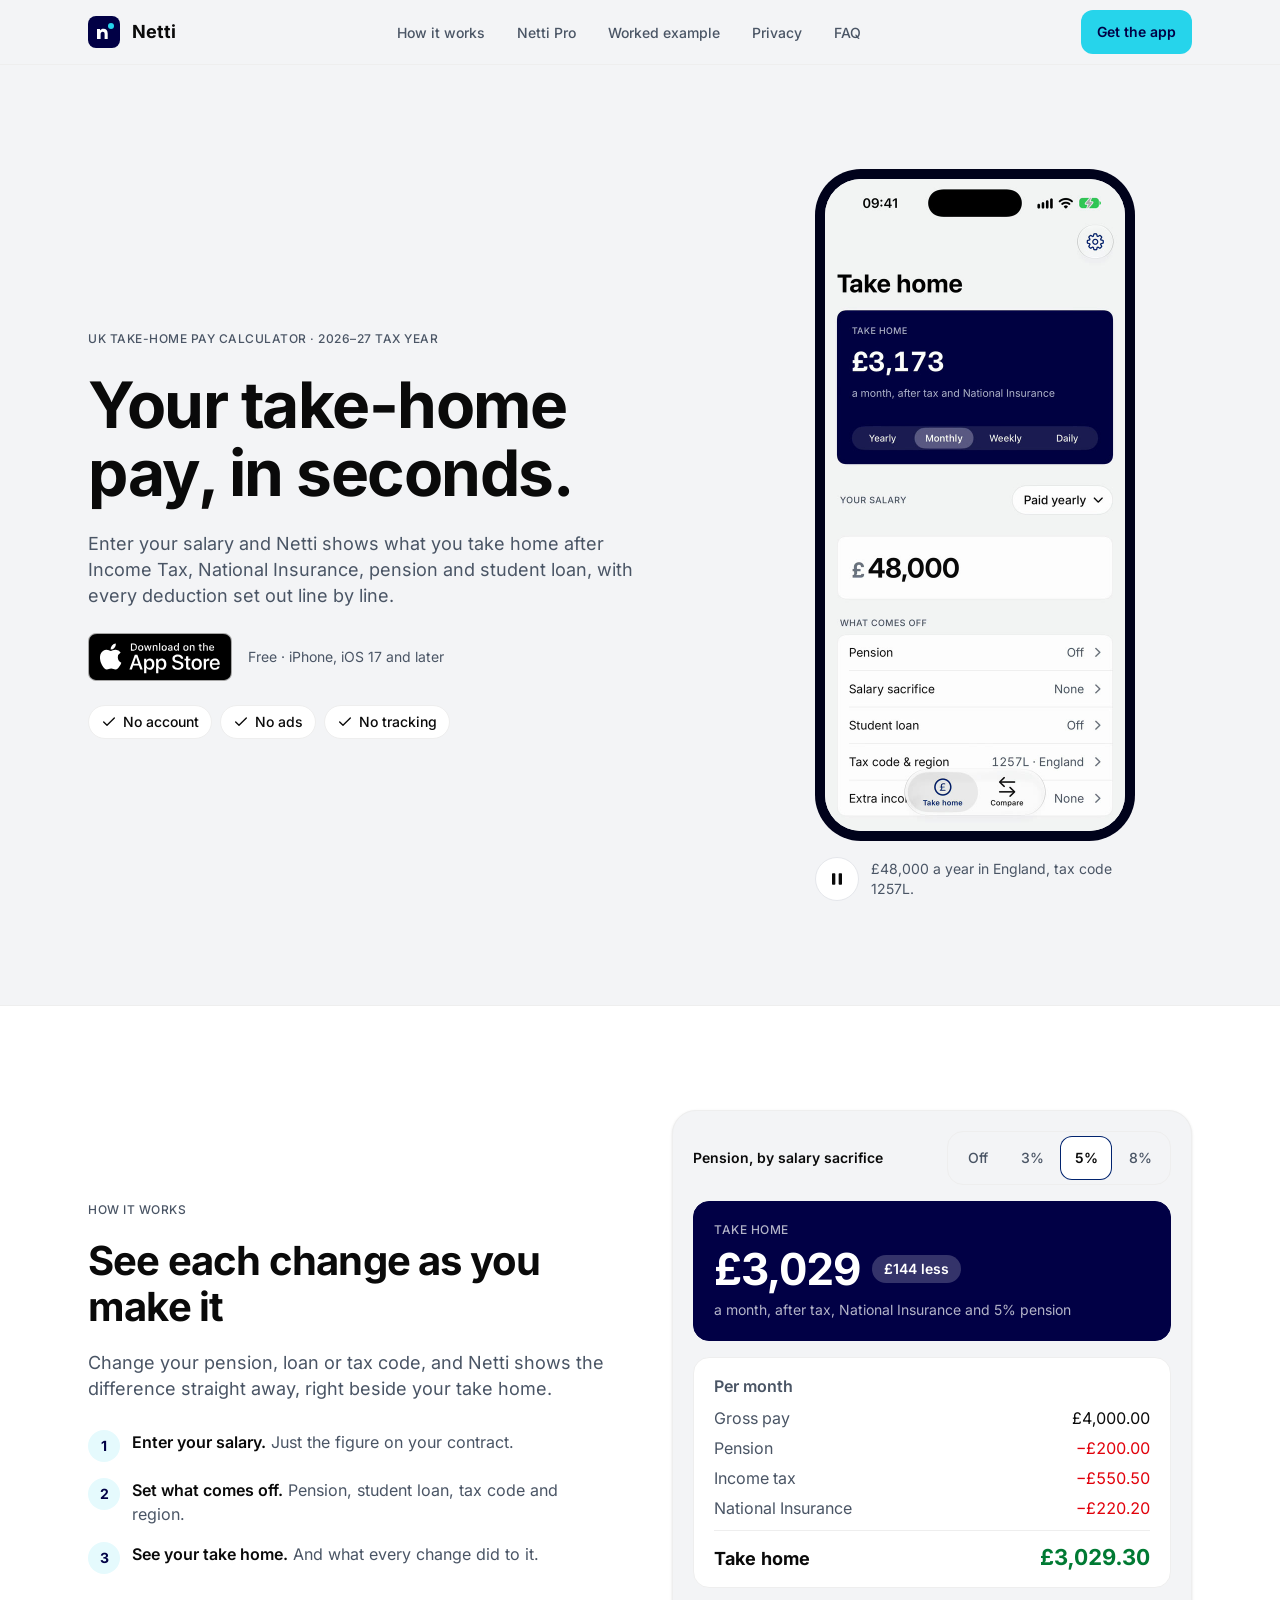
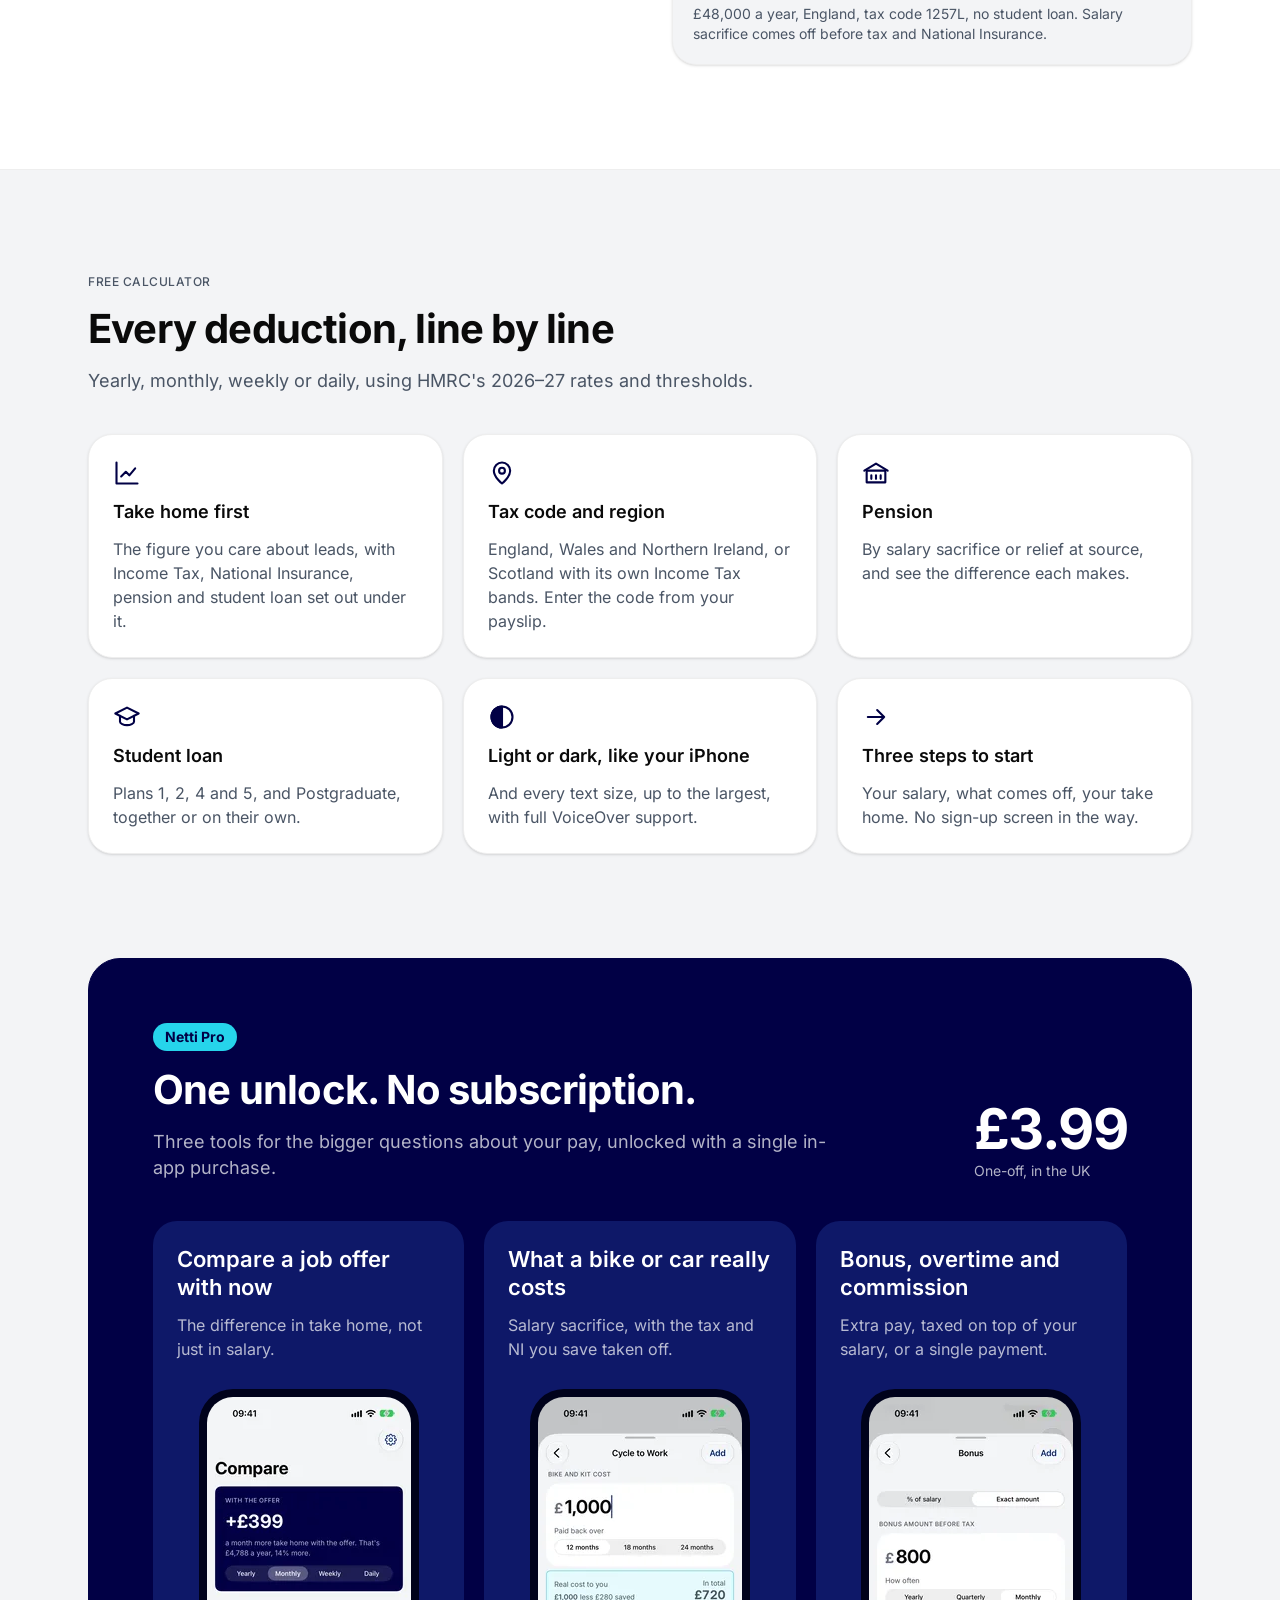
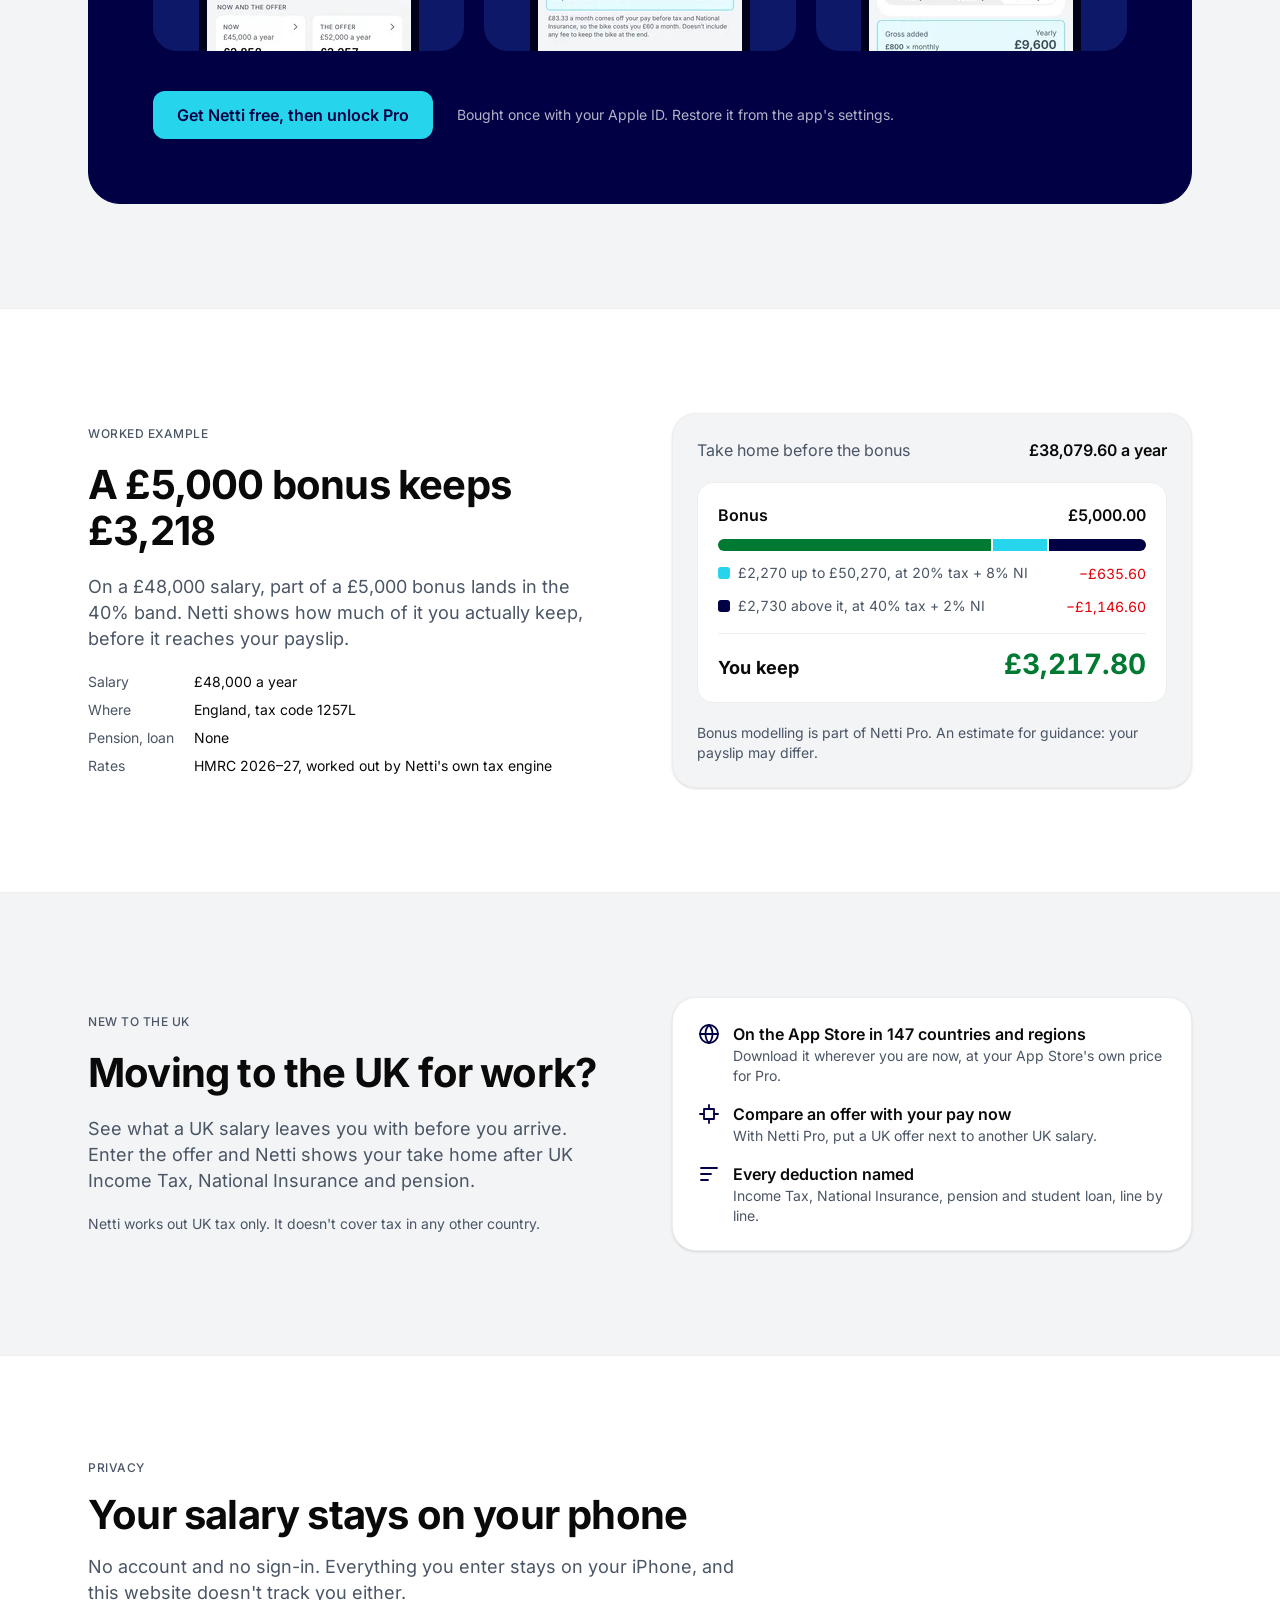
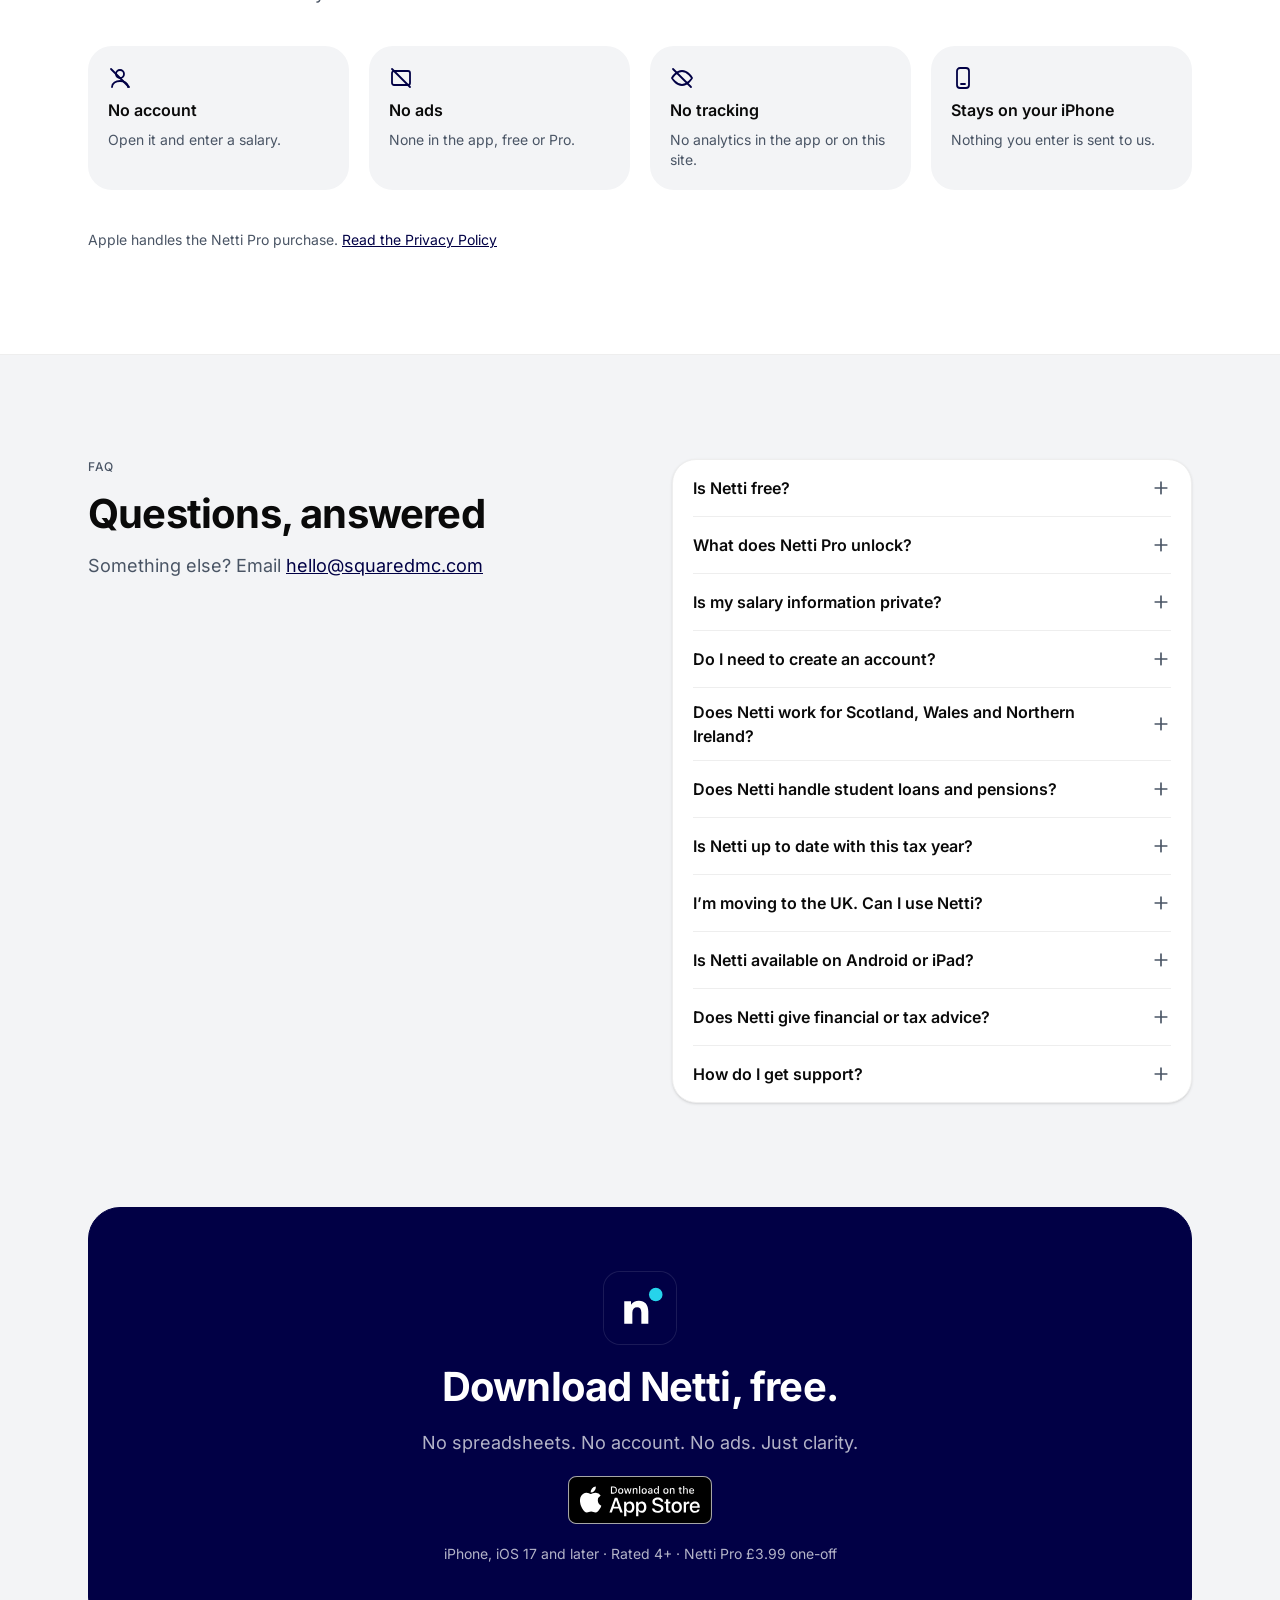
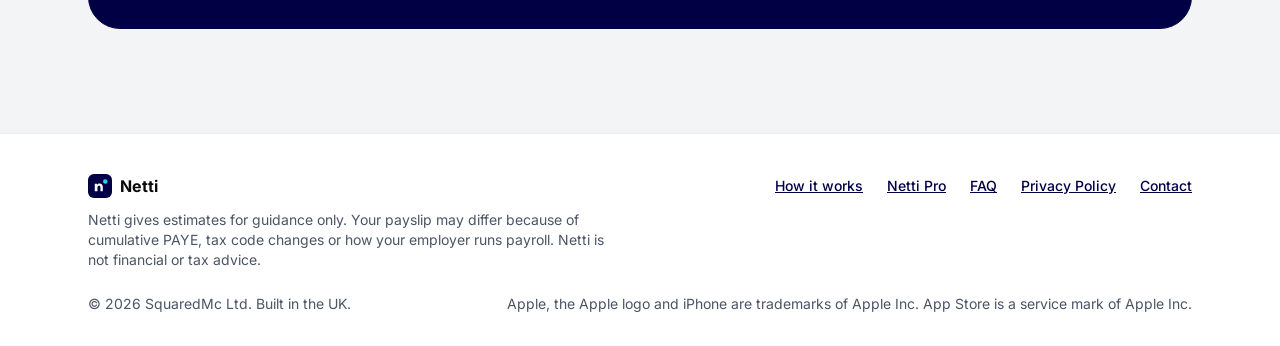
<file: index.html>
<!DOCTYPE html>
<html lang="en-GB" data-appearance="auto">
<head>
<meta charset="utf-8">
<meta name="viewport" content="width=device-width, initial-scale=1">
<title>Netti: UK take-home pay and salary after tax calculator for iPhone</title>
<meta name="description" content="Work out your UK salary after tax on iPhone. Netti shows your net pay after PAYE Income Tax, National Insurance, pension and student loan, line by line like a payslip.">
<link rel="canonical" href="https://netti-app.com/">
<meta name="theme-color" content="#f3f4f6" media="(prefers-color-scheme: light)">
<meta name="theme-color" content="#0a0a10" media="(prefers-color-scheme: dark)">
<meta name="color-scheme" content="light dark">

<meta property="og:type" content="website">
<meta property="og:site_name" content="Netti">
<meta property="og:locale" content="en_GB">
<meta property="og:url" content="https://netti-app.com/">
<meta property="og:title" content="Netti: your take-home pay, in seconds">
<meta property="og:description" content="UK take-home pay calculator for iPhone. Income Tax, National Insurance, pension and student loan, line by line, on HMRC's 2026–27 rates. No account, no ads, no tracking.">
<meta property="og:image" content="https://netti-app.com/assets/og-image.png">
<meta property="og:image:width" content="1200">
<meta property="og:image:height" content="630">
<meta property="og:image:alt" content="Netti: your take-home pay, in seconds. £3,173 a month take home on £48,000, after tax and National Insurance.">
<meta name="twitter:card" content="summary_large_image">
<meta name="twitter:title" content="Netti: your take-home pay, in seconds">
<meta name="twitter:description" content="UK take-home pay calculator for iPhone. Income Tax, National Insurance, pension and student loan, line by line, on HMRC's 2026–27 rates. No account, no ads, no tracking.">
<meta name="twitter:image" content="https://netti-app.com/assets/og-image.png">
<meta name="twitter:image:alt" content="Netti: your take-home pay, in seconds. £3,173 a month take home on £48,000, after tax and National Insurance.">

<link rel="icon" type="image/svg+xml" href="assets/icons/favicon.svg">
<link rel="preload" href="assets/fonts/inter-latin-400.woff2" as="font" type="font/woff2" crossorigin>
<link rel="preload" href="assets/fonts/inter-latin-700.woff2" as="font" type="font/woff2" crossorigin>
<link rel="stylesheet" href="css/tokens.css">
<link rel="stylesheet" href="css/styles.css">

<script type="application/ld+json">
{
  "@context": "https://schema.org",
  "@type": "SoftwareApplication",
  "name": "Netti",
  "description": "A UK take-home pay calculator for iPhone. It works out Income Tax, National Insurance, pension and student loan on HMRC's 2026–27 rates. Netti Pro, a one-off in-app purchase, adds extra income, Compare and salary sacrifice.",
  "url": "https://netti-app.com/",
  "downloadUrl": "https://apps.apple.com/gb/app/netti/id6758891231",
  "applicationCategory": "FinanceApplication",
  "operatingSystem": "iOS 17.0 or later",
  "softwareVersion": "3.2.1",
  "contentRating": "4+",
  "inLanguage": "en-GB",
  "publisher": { "@type": "Organization", "name": "SquaredMc Ltd" },
  "offers": [
    {
      "@type": "Offer",
      "name": "Netti",
      "description": "Free to download",
      "price": "0",
      "priceCurrency": "GBP"
    },
    {
      "@type": "Offer",
      "name": "Netti Pro",
      "description": "One-off in-app purchase, not a subscription",
      "price": "3.99",
      "priceCurrency": "GBP"
    }
  ]
}
</script>
<script type="application/ld+json">
{
  "@context": "https://schema.org",
  "@type": "FAQPage",
  "mainEntity": [
    {
      "@type": "Question",
      "name": "Is Netti free?",
      "acceptedAnswer": { "@type": "Answer", "text": "Yes. The calculator is free to download and use, with no ads. Netti Pro is an optional one-off purchase, £3.99 in the UK, that adds extra income, Compare and salary sacrifice." }
    },
    {
      "@type": "Question",
      "name": "What does Netti Pro unlock?",
      "acceptedAnswer": { "@type": "Answer", "text": "Three things. Extra income: a bonus, overtime, commission or a single payment, and how each is taxed. Compare: a job offer next to what you take home now. Salary sacrifice: what a Cycle to Work bike or an electric car through work really costs, after the tax and National Insurance saved. It is one payment, not a subscription." }
    },
    {
      "@type": "Question",
      "name": "Is my salary information private?",
      "acceptedAnswer": { "@type": "Answer", "text": "Yes. Everything you enter stays on your iPhone and is never sent to us. There is no account, no ads and no tracking." }
    },
    {
      "@type": "Question",
      "name": "Do I need to create an account?",
      "acceptedAnswer": { "@type": "Answer", "text": "No. Open Netti and enter your salary." }
    },
    {
      "@type": "Question",
      "name": "Does Netti work for Scotland, Wales and Northern Ireland?",
      "acceptedAnswer": { "@type": "Answer", "text": "Yes. Choose England, Wales and Northern Ireland, or Scotland, and Netti uses that region’s Income Tax bands." }
    },
    {
      "@type": "Question",
      "name": "Does Netti handle student loans and pensions?",
      "acceptedAnswer": { "@type": "Answer", "text": "Yes, in the free calculator. Student loan Plans 1, 2, 4 and 5 and Postgraduate, and pensions by salary sacrifice or relief at source." }
    },
    {
      "@type": "Question",
      "name": "Is Netti up to date with this tax year?",
      "acceptedAnswer": { "@type": "Answer", "text": "Netti uses HMRC’s 2026–27 rates and thresholds, and is updated when they change." }
    },
    {
      "@type": "Question",
      "name": "I’m moving to the UK. Can I use Netti?",
      "acceptedAnswer": { "@type": "Answer", "text": "Yes. Netti shows what a UK salary leaves you with after UK Income Tax, National Insurance and pension, so you can see it before you arrive. It works out UK tax only, not tax in any other country." }
    },
    {
      "@type": "Question",
      "name": "Is Netti available on Android or iPad?",
      "acceptedAnswer": { "@type": "Answer", "text": "Not yet. Netti is for iPhone, with iOS 17 or later. An Android version is being built." }
    },
    {
      "@type": "Question",
      "name": "Does Netti give financial or tax advice?",
      "acceptedAnswer": { "@type": "Answer", "text": "No. Netti gives estimates for guidance only. Your payslip may differ because of cumulative PAYE, tax code changes or how your employer runs payroll. Netti is not financial or tax advice." }
    },
    {
      "@type": "Question",
      "name": "How do I get support?",
      "acceptedAnswer": { "@type": "Answer", "text": "Email hello@squaredmc.com and we’ll reply." }
    }
  ]
}
</script>
</head>
<body>

<header class="site-header">
  <nav class="wrap nav" aria-label="Main">
    <a class="brand" href="#top">
      <img src="assets/icons/favicon.svg" alt="" width="32" height="32">
      <span>Netti</span>
    </a>
    <ul class="nav-links">
      <li><a href="#change">How it works</a></li>
      <li><a href="#pro">Netti Pro</a></li>
      <li><a href="#example">Worked example</a></li>
      <li><a href="#privacy">Privacy</a></li>
      <li><a href="#faq">FAQ</a></li>
    </ul>
    <div class="nav-actions">
      <a class="btn" href="#download">Get<span class="nav-cta-more">&nbsp;the app</span></a>
      <button class="icon-btn menu-button" type="button" aria-expanded="false" aria-controls="site-menu">
        <span class="visually-hidden">Menu</span>
        <svg width="20" height="20" viewBox="0 0 24 24" fill="none" stroke="currentColor" stroke-width="2" stroke-linecap="round" aria-hidden="true"><path d="M4 7h16M4 12h16M4 17h16"/></svg>
      </button>
    </div>
  </nav>
  <nav id="site-menu" class="menu-panel" aria-label="Menu" hidden>
    <ul class="wrap">
      <li><a href="#change">How it works</a></li>
      <li><a href="#pro">Netti Pro</a></li>
      <li><a href="#example">Worked example</a></li>
      <li><a href="#privacy">Privacy</a></li>
      <li><a href="#faq">FAQ</a></li>
    </ul>
  </nav>
</header>

<main id="top">

  <section class="section" aria-labelledby="hero-title">
    <div class="wrap grid-hero">
      <div class="stack stack-24">
        <p class="eyebrow">UK take-home pay calculator · 2026–27 tax year</p>
        <h1 id="hero-title" class="display">Your take-home pay, in seconds.</h1>
        <p class="lead lead--narrow">Enter your salary and Netti shows what you take home after Income Tax, National Insurance, pension and student loan, with every deduction set out line by line.</p>
        <div class="badge-row">
          <a class="app-store-badge" href="https://apps.apple.com/gb/app/netti/id6758891231">
            <img src="assets/icons/app-store-badge-black-en-gb.svg" alt="Download on the App Store" width="144" height="48">
          </a>
          <span class="small muted">Free · iPhone, iOS 17 and later</span>
        </div>
        <ul class="chips">
          <li><svg width="16" height="16" viewBox="0 0 24 24" fill="none" stroke="currentColor" stroke-width="2" stroke-linecap="round" stroke-linejoin="round" aria-hidden="true"><path d="M20 6 9 17l-5-5"/></svg>No account</li>
          <li><svg width="16" height="16" viewBox="0 0 24 24" fill="none" stroke="currentColor" stroke-width="2" stroke-linecap="round" stroke-linejoin="round" aria-hidden="true"><path d="M20 6 9 17l-5-5"/></svg>No ads</li>
          <li><svg width="16" height="16" viewBox="0 0 24 24" fill="none" stroke="currentColor" stroke-width="2" stroke-linecap="round" stroke-linejoin="round" aria-hidden="true"><path d="M20 6 9 17l-5-5"/></svg>No tracking</li>
        </ul>
      </div>

      <figure class="hero-figure">
        <div class="phone">
          <div class="phone-screen" id="hero-screen" role="img" aria-label="Netti's Take home screen: a £48,000 salary is entered and the take home rolls to £3,173 a month, then switches between yearly, weekly and daily" data-still-label="Netti's Take home screen: £3,173 a month take home on a £48,000 salary, after tax and National Insurance">
            <video class="hero-video hero-video--light" autoplay muted loop playsinline preload="metadata" poster="assets/video/hero-light-poster.jpg" width="600" height="1304">
              <source src="assets/video/hero-light.mp4" type="video/mp4">
            </video>
            <video class="hero-video hero-video--dark" autoplay muted loop playsinline preload="metadata" poster="assets/video/hero-dark-poster.jpg" width="600" height="1304">
              <source src="assets/video/hero-dark.mp4" type="video/mp4">
            </video>
            <picture class="hero-poster">
              <source media="(prefers-color-scheme: dark)" type="image/webp" srcset="assets/video/hero-dark-poster.webp">
              <source media="(prefers-color-scheme: dark)" srcset="assets/video/hero-dark-poster.jpg">
              <source type="image/webp" srcset="assets/video/hero-light-poster.webp">
              <img src="assets/video/hero-light-poster.jpg" alt="" width="600" height="1304">
            </picture>
          </div>
        </div>
        <figcaption class="hero-caption">
          <button class="icon-btn hero-pause" type="button" aria-pressed="false" aria-controls="hero-screen" hidden>
            <span class="visually-hidden">Pause the recording</span>
            <svg class="icon-pause" width="20" height="20" viewBox="0 0 24 24" fill="currentColor" aria-hidden="true"><rect x="6" y="5" width="4" height="14" rx="1"/><rect x="14" y="5" width="4" height="14" rx="1"/></svg>
            <svg class="icon-play" width="20" height="20" viewBox="0 0 24 24" fill="currentColor" aria-hidden="true"><path d="M8 5.5v13a1 1 0 0 0 1.5.86l10.5-6.5a1 1 0 0 0 0-1.72L9.5 4.64A1 1 0 0 0 8 5.5Z"/></svg>
          </button>
          <span class="small muted">£48,000 a year in England, tax code 1257L.</span>
        </figcaption>
      </figure>
    </div>
  </section>

  <section id="change" class="section section--surface" aria-labelledby="change-title">
    <div class="wrap grid-split">
      <div class="stack stack-20">
        <p class="eyebrow">How it works</p>
        <h2 id="change-title" class="section-title">See each change as you make it</h2>
        <p class="lead">Change your pension, loan or tax code, and Netti shows the difference straight away, right beside your take home.</p>
        <ol class="steps">
          <li><span class="step-number" aria-hidden="true">1</span><span><strong class="strong">Enter your salary.</strong> <span class="muted">Just the figure on your contract.</span></span></li>
          <li><span class="step-number" aria-hidden="true">2</span><span><strong class="strong">Set what comes off.</strong> <span class="muted">Pension, student loan, tax code and region.</span></span></li>
          <li><span class="step-number" aria-hidden="true">3</span><span><strong class="strong">See your take home.</strong> <span class="muted">And what every change did to it.</span></span></li>
        </ol>
      </div>

      <div class="card card--app demo" data-pension-demo>
        <div class="demo-head">
          <p id="pen-label" class="small strong">Pension, by salary sacrifice</p>
          <div class="segmented" role="group" aria-labelledby="pen-label">
            <button class="segment" type="button" aria-pressed="false" data-pension="0">Off</button>
            <button class="segment" type="button" aria-pressed="false" data-pension="3">3%</button>
            <button class="segment" type="button" aria-pressed="true" data-pension="5">5%</button>
            <button class="segment" type="button" aria-pressed="false" data-pension="8">8%</button>
          </div>
        </div>
        <div class="take-home on-hero" aria-live="polite" aria-atomic="true">
          <p class="eyebrow">Take home</p>
          <div class="take-home-row">
            <p class="take-home-figure" data-out="figure">£3,029</p>
            <span class="change-chip" data-out="chip">£144 less</span>
          </div>
          <p class="small take-home-sub" data-out="sub">a month, after tax, National Insurance and 5% pension</p>
        </div>
        <div class="inset breakdown">
          <p class="breakdown-title">Per month</p>
          <dl class="stack stack-6">
            <div class="line"><dt>Gross pay</dt><dd>£4,000.00</dd></div>
            <div class="line"><dt>Pension</dt><dd class="negative" data-out="pension">−£200.00</dd></div>
            <div class="line"><dt>Income tax</dt><dd class="negative" data-out="tax">−£550.50</dd></div>
            <div class="line"><dt>National Insurance</dt><dd class="negative" data-out="ni">−£220.20</dd></div>
            <div class="line line--total"><dt>Take home</dt><dd class="positive" data-out="home">£3,029.30</dd></div>
          </dl>
        </div>
        <p class="small muted">£48,000 a year, England, tax code 1257L, no student loan. Salary sacrifice comes off before tax and National Insurance.</p>
      </div>
    </div>
  </section>

  <section id="free" class="section" aria-labelledby="free-title">
    <div class="wrap stack stack-40">
      <div class="stack stack-16 measure">
        <p class="eyebrow">Free calculator</p>
        <h2 id="free-title" class="section-title">Every deduction, line by line</h2>
        <p class="lead">Yearly, monthly, weekly or daily, using HMRC's 2026–27 rates and thresholds.</p>
      </div>
      <div class="grid-3">
        <div class="card feature-card">
          <svg class="icon-brand" width="28" height="28" viewBox="0 0 24 24" fill="none" stroke="currentColor" stroke-width="1.8" stroke-linecap="round" stroke-linejoin="round" aria-hidden="true"><path d="M3 3v18h18"/><path d="M7 15l4-4 3 3 5-6"/></svg>
          <h3 class="card-title">Take home first</h3>
          <p class="muted">The figure you care about leads, with Income Tax, National Insurance, pension and student loan set out under it.</p>
        </div>
        <div class="card feature-card">
          <svg class="icon-brand" width="28" height="28" viewBox="0 0 24 24" fill="none" stroke="currentColor" stroke-width="1.8" stroke-linecap="round" stroke-linejoin="round" aria-hidden="true"><path d="M12 21s-7-5.5-7-11a7 7 0 0 1 14 0c0 5.5-7 11-7 11Z"/><circle cx="12" cy="10" r="2.5"/></svg>
          <h3 class="card-title">Tax code and region</h3>
          <p class="muted">England, Wales and Northern Ireland, or Scotland with its own Income Tax bands. Enter the code from your payslip.</p>
        </div>
        <div class="card feature-card">
          <svg class="icon-brand" width="28" height="28" viewBox="0 0 24 24" fill="none" stroke="currentColor" stroke-width="1.8" stroke-linecap="round" stroke-linejoin="round" aria-hidden="true"><path d="M4 10h16v10H4z"/><path d="M2 10 12 4l10 6"/><path d="M8 14v3M12 14v3M16 14v3"/></svg>
          <h3 class="card-title">Pension</h3>
          <p class="muted">By salary sacrifice or relief at source, and see the difference each makes.</p>
        </div>
        <div class="card feature-card">
          <svg class="icon-brand" width="28" height="28" viewBox="0 0 24 24" fill="none" stroke="currentColor" stroke-width="1.8" stroke-linecap="round" stroke-linejoin="round" aria-hidden="true"><path d="M22 9 12 4 2 9l10 5 10-5Z"/><path d="M6 11v5c0 1.5 3 3 6 3s6-1.5 6-3v-5"/></svg>
          <h3 class="card-title">Student loan</h3>
          <p class="muted">Plans 1, 2, 4 and 5, and Postgraduate, together or on their own.</p>
        </div>
        <div class="card feature-card">
          <svg class="icon-brand" width="28" height="28" viewBox="0 0 24 24" fill="none" stroke="currentColor" stroke-width="1.8" stroke-linecap="round" stroke-linejoin="round" aria-hidden="true"><circle cx="12" cy="12" r="9"/><path d="M12 3a9 9 0 0 0 0 18Z" fill="currentColor"/></svg>
          <h3 class="card-title">Light or dark, like your iPhone</h3>
          <p class="muted">And every text size, up to the largest, with full VoiceOver support.</p>
        </div>
        <div class="card feature-card">
          <svg class="icon-brand" width="28" height="28" viewBox="0 0 24 24" fill="none" stroke="currentColor" stroke-width="1.8" stroke-linecap="round" stroke-linejoin="round" aria-hidden="true"><path d="M5 12h14M13 6l6 6-6 6"/></svg>
          <h3 class="card-title">Three steps to start</h3>
          <p class="muted">Your salary, what comes off, your take home. No sign-up screen in the way.</p>
        </div>
      </div>
    </div>
  </section>

  <section id="pro" class="section section--flush-top" aria-labelledby="pro-title">
    <div class="wrap">
      <div class="panel on-hero stack stack-40">
        <div class="pro-head">
          <div class="stack stack-16 measure">
            <span class="pro-tag">Netti Pro</span>
            <h2 id="pro-title" class="section-title">One unlock. No subscription.</h2>
            <p class="lead muted">Three tools for the bigger questions about your pay, unlocked with a single in-app purchase.</p>
          </div>
          <div class="stack stack-2">
            <p class="price">£3.99</p>
            <p class="small muted">One-off, in the UK</p>
          </div>
        </div>
        <div class="grid-pro">
          <div class="pro-card">
            <h3>Compare a job offer with now</h3>
            <p class="muted">The difference in take home, not just in salary.</p>
            <div class="mini-phone">
              <picture>
                <source media="(prefers-color-scheme: dark)" type="image/webp" srcset="assets/screens/compare-better-dark.webp 1x, assets/screens/compare-better-dark@2x.webp 2x">
                <source media="(prefers-color-scheme: dark)" srcset="assets/screens/compare-better-dark.jpg 1x, assets/screens/compare-better-dark@2x.jpg 2x">
                <source type="image/webp" srcset="assets/screens/compare-better-light.webp 1x, assets/screens/compare-better-light@2x.webp 2x">
                <img src="assets/screens/compare-better-light.jpg" srcset="assets/screens/compare-better-light@2x.jpg 2x" alt="Netti's Compare screen, showing a job offer's take home beside the current one" width="204" height="254" loading="lazy">
              </picture>
            </div>
          </div>
          <div class="pro-card">
            <h3>What a bike or car really costs</h3>
            <p class="muted">Salary sacrifice, with the tax and NI you save taken off.</p>
            <div class="mini-phone">
              <picture>
                <source media="(prefers-color-scheme: dark)" type="image/webp" srcset="assets/screens/scheme-bike-dark.webp 1x, assets/screens/scheme-bike-dark@2x.webp 2x">
                <source media="(prefers-color-scheme: dark)" srcset="assets/screens/scheme-bike-dark.jpg 1x, assets/screens/scheme-bike-dark@2x.jpg 2x">
                <source type="image/webp" srcset="assets/screens/scheme-bike-light.webp 1x, assets/screens/scheme-bike-light@2x.webp 2x">
                <img src="assets/screens/scheme-bike-light.jpg" srcset="assets/screens/scheme-bike-light@2x.jpg 2x" alt="Netti's Cycle to Work screen: a £1,000 bike costs £720 after tax and National Insurance saved" width="204" height="254" loading="lazy">
              </picture>
            </div>
          </div>
          <div class="pro-card">
            <h3>Bonus, overtime and commission</h3>
            <p class="muted">Extra pay, taxed on top of your salary, or a single payment.</p>
            <div class="mini-phone">
              <picture>
                <source media="(prefers-color-scheme: dark)" type="image/webp" srcset="assets/screens/income-bonus-dark.webp 1x, assets/screens/income-bonus-dark@2x.webp 2x">
                <source media="(prefers-color-scheme: dark)" srcset="assets/screens/income-bonus-dark.jpg 1x, assets/screens/income-bonus-dark@2x.jpg 2x">
                <source type="image/webp" srcset="assets/screens/income-bonus-light.webp 1x, assets/screens/income-bonus-light@2x.webp 2x">
                <img src="assets/screens/income-bonus-light.jpg" srcset="assets/screens/income-bonus-light@2x.jpg 2x" alt="Netti's extra income screen, adding a bonus" width="204" height="254" loading="lazy">
              </picture>
            </div>
          </div>
        </div>
        <div class="pro-foot">
          <a class="btn btn--lg" href="#download">Get Netti free, then unlock Pro</a>
          <p class="small muted">Bought once with your Apple ID. Restore it from the app's settings.</p>
        </div>
      </div>
    </div>
  </section>

  <section id="example" class="section section--surface" aria-labelledby="example-title">
    <div class="wrap grid-split">
      <div class="stack stack-20">
        <p class="eyebrow">Worked example</p>
        <h2 id="example-title" class="section-title">A £5,000 bonus keeps £3,218</h2>
        <p class="lead">On a £48,000 salary, part of a £5,000 bonus lands in the 40% band. Netti shows how much of it you actually keep, before it reaches your payslip.</p>
        <dl class="facts small">
          <dt>Salary</dt><dd>£48,000 a year</dd>
          <dt>Where</dt><dd>England, tax code 1257L</dd>
          <dt>Pension, loan</dt><dd>None</dd>
          <dt>Rates</dt><dd>HMRC 2026–27, worked out by Netti's own tax engine</dd>
        </dl>
      </div>
      <div class="card card--app card-pad stack stack-20 tabular">
        <div class="line">
          <span class="muted">Take home before the bonus</span>
          <span class="strong">£38,079.60 a year</span>
        </div>
        <div class="inset bonus">
          <div class="line strong"><span>Bonus</span><span>£5,000.00</span></div>
          <div class="split-bar" role="img" aria-label="Of the £5,000 bonus, £3,217.80 is kept and £1,782.20 goes to Income Tax and National Insurance">
            <span class="fill-kept" style="flex: 3217.8"></span>
            <span class="fill-basic" style="flex: 635.6"></span>
            <span class="fill-higher" style="flex: 1146.6"></span>
          </div>
          <dl class="stack stack-12">
            <div class="line small"><dt class="legend"><span class="swatch fill-basic" aria-hidden="true"></span>£2,270 up to £50,270, at 20% tax + 8% NI</dt><dd class="negative">−£635.60</dd></div>
            <div class="line small"><dt class="legend"><span class="swatch fill-higher" aria-hidden="true"></span>£2,730 above it, at 40% tax + 2% NI</dt><dd class="negative">−£1,146.60</dd></div>
            <div class="line line--total you-keep"><dt>You keep</dt><dd class="positive">£3,217.80</dd></div>
          </dl>
        </div>
        <p class="small muted">Bonus modelling is part of Netti Pro. An estimate for guidance: your payslip may differ.</p>
      </div>
    </div>
  </section>

  <section id="moving" class="section" aria-labelledby="moving-title">
    <div class="wrap grid-split">
      <div class="stack stack-20">
        <p class="eyebrow">New to the UK</p>
        <h2 id="moving-title" class="section-title">Moving to the UK for work?</h2>
        <p class="lead">See what a UK salary leaves you with before you arrive. Enter the offer and Netti shows your take home after UK Income Tax, National Insurance and pension.</p>
        <p class="small muted">Netti works out UK tax only. It doesn't cover tax in any other country.</p>
      </div>
      <div class="card card-pad stack stack-16">
        <div class="point">
          <svg class="icon-brand" width="24" height="24" viewBox="0 0 24 24" fill="none" stroke="currentColor" stroke-width="1.8" stroke-linecap="round" stroke-linejoin="round" aria-hidden="true"><circle cx="12" cy="12" r="9"/><path d="M3 12h18M12 3c2.5 2.5 3.5 5.5 3.5 9s-1 6.5-3.5 9c-2.5-2.5-3.5-5.5-3.5-9s1-6.5 3.5-9Z"/></svg>
          <div><p class="strong">On the App Store in 147 countries and regions</p><p class="small muted">Download it wherever you are now, at your App Store's own price for Pro.</p></div>
        </div>
        <div class="point">
          <svg class="icon-brand" width="24" height="24" viewBox="0 0 24 24" fill="none" stroke="currentColor" stroke-width="1.8" stroke-linecap="round" stroke-linejoin="round" aria-hidden="true"><path d="M7 7h10v10H7z"/><path d="M3 12h4M17 12h4M12 3v4M12 17v4"/></svg>
          <div><p class="strong">Compare an offer with your pay now</p><p class="small muted">With Netti Pro, put a UK offer next to another UK salary.</p></div>
        </div>
        <div class="point">
          <svg class="icon-brand" width="24" height="24" viewBox="0 0 24 24" fill="none" stroke="currentColor" stroke-width="1.8" stroke-linecap="round" stroke-linejoin="round" aria-hidden="true"><path d="M4 6h16M4 12h10M4 18h7"/></svg>
          <div><p class="strong">Every deduction named</p><p class="small muted">Income Tax, National Insurance, pension and student loan, line by line.</p></div>
        </div>
      </div>
    </div>
  </section>

  <section id="privacy" class="section section--surface" aria-labelledby="privacy-title">
    <div class="wrap stack stack-40">
      <div class="stack stack-16 measure">
        <p class="eyebrow">Privacy</p>
        <h2 id="privacy-title" class="section-title">Your salary stays on your phone</h2>
        <p class="lead">No account and no sign-in. Everything you enter stays on your iPhone, and this website doesn't track you either.</p>
      </div>
      <div class="grid-4">
        <div class="tile">
          <svg class="icon-brand" width="24" height="24" viewBox="0 0 24 24" fill="none" stroke="currentColor" stroke-width="1.8" stroke-linecap="round" stroke-linejoin="round" aria-hidden="true"><circle cx="12" cy="8" r="4"/><path d="M4 21c0-4 4-6 8-6s8 2 8 6"/><path d="M3 3l18 18"/></svg>
          <p class="strong">No account</p><p class="small muted">Open it and enter a salary.</p>
        </div>
        <div class="tile">
          <svg class="icon-brand" width="24" height="24" viewBox="0 0 24 24" fill="none" stroke="currentColor" stroke-width="1.8" stroke-linecap="round" stroke-linejoin="round" aria-hidden="true"><rect x="3" y="5" width="18" height="14" rx="2"/><path d="M3 3l18 18"/></svg>
          <p class="strong">No ads</p><p class="small muted">None in the app, free or Pro.</p>
        </div>
        <div class="tile">
          <svg class="icon-brand" width="24" height="24" viewBox="0 0 24 24" fill="none" stroke="currentColor" stroke-width="1.8" stroke-linecap="round" stroke-linejoin="round" aria-hidden="true"><path d="M2 12s4-7 10-7 10 7 10 7-4 7-10 7S2 12 2 12Z"/><path d="M3 3l18 18"/></svg>
          <p class="strong">No tracking</p><p class="small muted">No analytics in the app or on this site.</p>
        </div>
        <div class="tile">
          <svg class="icon-brand" width="24" height="24" viewBox="0 0 24 24" fill="none" stroke="currentColor" stroke-width="1.8" stroke-linecap="round" stroke-linejoin="round" aria-hidden="true"><rect x="6" y="2" width="12" height="20" rx="3"/><path d="M10 18h4"/></svg>
          <p class="strong">Stays on your iPhone</p><p class="small muted">Nothing you enter is sent to us.</p>
        </div>
      </div>
      <p class="small muted">Apple handles the Netti Pro purchase. <a href="privacy.html">Read the Privacy Policy</a></p>
    </div>
  </section>

  <section id="faq" class="section" aria-labelledby="faq-title">
    <div class="wrap grid-split grid-split--top">
      <div class="stack stack-16">
        <p class="eyebrow">FAQ</p>
        <h2 id="faq-title" class="section-title">Questions, answered</h2>
        <p class="lead">Something else? Email <a href="mailto:hello@squaredmc.com">hello@squaredmc.com</a></p>
      </div>
      <div class="card faq" data-faq>
        <details>
          <summary>Is Netti free?<svg width="20" height="20" viewBox="0 0 24 24" fill="none" stroke="currentColor" stroke-width="2" stroke-linecap="round" aria-hidden="true"><path d="M12 5v14M5 12h14"/></svg></summary>
          <p>Yes. The calculator is free to download and use, with no ads. Netti Pro is an optional one-off purchase, £3.99 in the UK, that adds extra income, Compare and salary sacrifice.</p>
        </details>
        <details>
          <summary>What does Netti Pro unlock?<svg width="20" height="20" viewBox="0 0 24 24" fill="none" stroke="currentColor" stroke-width="2" stroke-linecap="round" aria-hidden="true"><path d="M12 5v14M5 12h14"/></svg></summary>
          <p>Three things. Extra income: a bonus, overtime, commission or a single payment, and how each is taxed. Compare: a job offer next to what you take home now. Salary sacrifice: what a Cycle to Work bike or an electric car through work really costs, after the tax and National Insurance saved. It is one payment, not a subscription.</p>
        </details>
        <details>
          <summary>Is my salary information private?<svg width="20" height="20" viewBox="0 0 24 24" fill="none" stroke="currentColor" stroke-width="2" stroke-linecap="round" aria-hidden="true"><path d="M12 5v14M5 12h14"/></svg></summary>
          <p>Yes. Everything you enter stays on your iPhone and is never sent to us. There is no account, no ads and no tracking.</p>
        </details>
        <details>
          <summary>Do I need to create an account?<svg width="20" height="20" viewBox="0 0 24 24" fill="none" stroke="currentColor" stroke-width="2" stroke-linecap="round" aria-hidden="true"><path d="M12 5v14M5 12h14"/></svg></summary>
          <p>No. Open Netti and enter your salary.</p>
        </details>
        <details>
          <summary>Does Netti work for Scotland, Wales and Northern Ireland?<svg width="20" height="20" viewBox="0 0 24 24" fill="none" stroke="currentColor" stroke-width="2" stroke-linecap="round" aria-hidden="true"><path d="M12 5v14M5 12h14"/></svg></summary>
          <p>Yes. Choose England, Wales and Northern Ireland, or Scotland, and Netti uses that region’s Income Tax bands.</p>
        </details>
        <details>
          <summary>Does Netti handle student loans and pensions?<svg width="20" height="20" viewBox="0 0 24 24" fill="none" stroke="currentColor" stroke-width="2" stroke-linecap="round" aria-hidden="true"><path d="M12 5v14M5 12h14"/></svg></summary>
          <p>Yes, in the free calculator. Student loan Plans 1, 2, 4 and 5 and Postgraduate, and pensions by salary sacrifice or relief at source.</p>
        </details>
        <details>
          <summary>Is Netti up to date with this tax year?<svg width="20" height="20" viewBox="0 0 24 24" fill="none" stroke="currentColor" stroke-width="2" stroke-linecap="round" aria-hidden="true"><path d="M12 5v14M5 12h14"/></svg></summary>
          <p>Netti uses HMRC’s 2026–27 rates and thresholds, and is updated when they change.</p>
        </details>
        <details>
          <summary>I’m moving to the UK. Can I use Netti?<svg width="20" height="20" viewBox="0 0 24 24" fill="none" stroke="currentColor" stroke-width="2" stroke-linecap="round" aria-hidden="true"><path d="M12 5v14M5 12h14"/></svg></summary>
          <p>Yes. Netti shows what a UK salary leaves you with after UK Income Tax, National Insurance and pension, so you can see it before you arrive. It works out UK tax only, not tax in any other country.</p>
        </details>
        <details>
          <summary>Is Netti available on Android or iPad?<svg width="20" height="20" viewBox="0 0 24 24" fill="none" stroke="currentColor" stroke-width="2" stroke-linecap="round" aria-hidden="true"><path d="M12 5v14M5 12h14"/></svg></summary>
          <p>Not yet. Netti is for iPhone, with iOS 17 or later. An Android version is being built.</p>
        </details>
        <details>
          <summary>Does Netti give financial or tax advice?<svg width="20" height="20" viewBox="0 0 24 24" fill="none" stroke="currentColor" stroke-width="2" stroke-linecap="round" aria-hidden="true"><path d="M12 5v14M5 12h14"/></svg></summary>
          <p>No. Netti gives estimates for guidance only. Your payslip may differ because of cumulative PAYE, tax code changes or how your employer runs payroll. Netti is not financial or tax advice.</p>
        </details>
        <details>
          <summary>How do I get support?<svg width="20" height="20" viewBox="0 0 24 24" fill="none" stroke="currentColor" stroke-width="2" stroke-linecap="round" aria-hidden="true"><path d="M12 5v14M5 12h14"/></svg></summary>
          <p>Email <a href="mailto:hello@squaredmc.com">hello@squaredmc.com</a> and we’ll reply.</p>
        </details>
      </div>
    </div>
  </section>

  <section id="download" class="section section--flush-top" aria-labelledby="dl-title">
    <div class="wrap">
      <div class="panel on-hero download">
        <img class="download-mark" src="assets/icons/favicon.svg" alt="" width="72" height="72">
        <h2 id="dl-title" class="section-title">Download Netti, free.</h2>
        <p class="lead muted">No spreadsheets. No account. No ads. Just clarity.</p>
        <a class="app-store-badge" href="https://apps.apple.com/gb/app/netti/id6758891231">
          <img src="assets/icons/app-store-badge-black-en-gb.svg" alt="Download on the App Store" width="144" height="48">
        </a>
        <p class="small muted">iPhone, iOS 17 and later · Rated 4+ · Netti Pro £3.99 one-off</p>
      </div>
    </div>
  </section>
</main>

<footer class="site-footer">
  <div class="wrap footer-top">
    <div class="footer-brand stack stack-12">
      <a class="brand" href="#top">
        <img src="assets/icons/favicon.svg" alt="" width="24" height="24">
        <span>Netti</span>
      </a>
      <p class="small muted">Netti gives estimates for guidance only. Your payslip may differ because of cumulative PAYE, tax code changes or how your employer runs payroll. Netti is not financial or tax advice.</p>
    </div>
    <nav aria-label="Footer">
      <ul class="footer-links">
        <li><a href="#change">How it works</a></li>
        <li><a href="#pro">Netti Pro</a></li>
        <li><a href="#faq">FAQ</a></li>
        <li><a href="privacy.html">Privacy Policy</a></li>
        <li><a href="mailto:hello@squaredmc.com">Contact</a></li>
      </ul>
    </nav>
  </div>
  <div class="wrap footer-bottom small muted">
    <span>© 2026 SquaredMc Ltd. Built in the UK.</span>
    <span>Apple, the Apple logo and iPhone are trademarks of Apple Inc. App Store is a service mark of Apple Inc.</span>
  </div>
</footer>

<script src="js/main.js"></script>
</body>
</html>
</file>
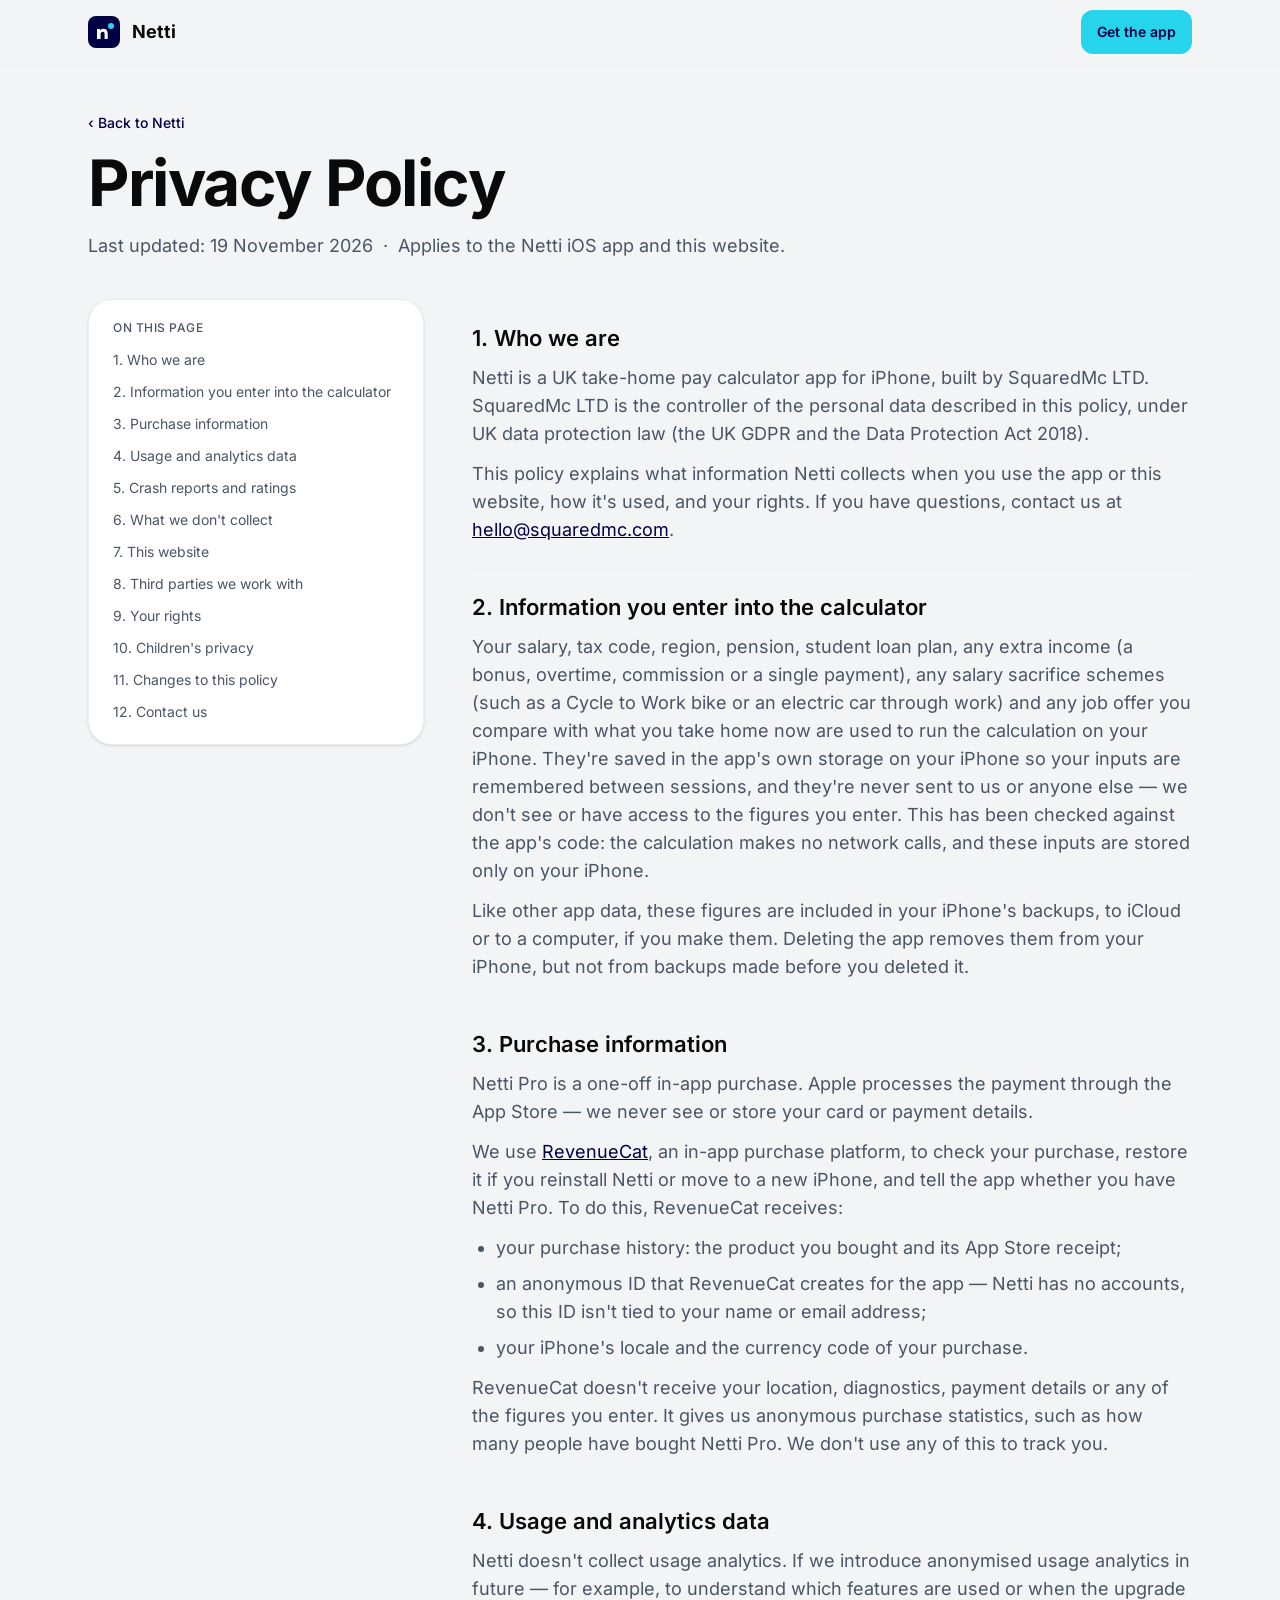
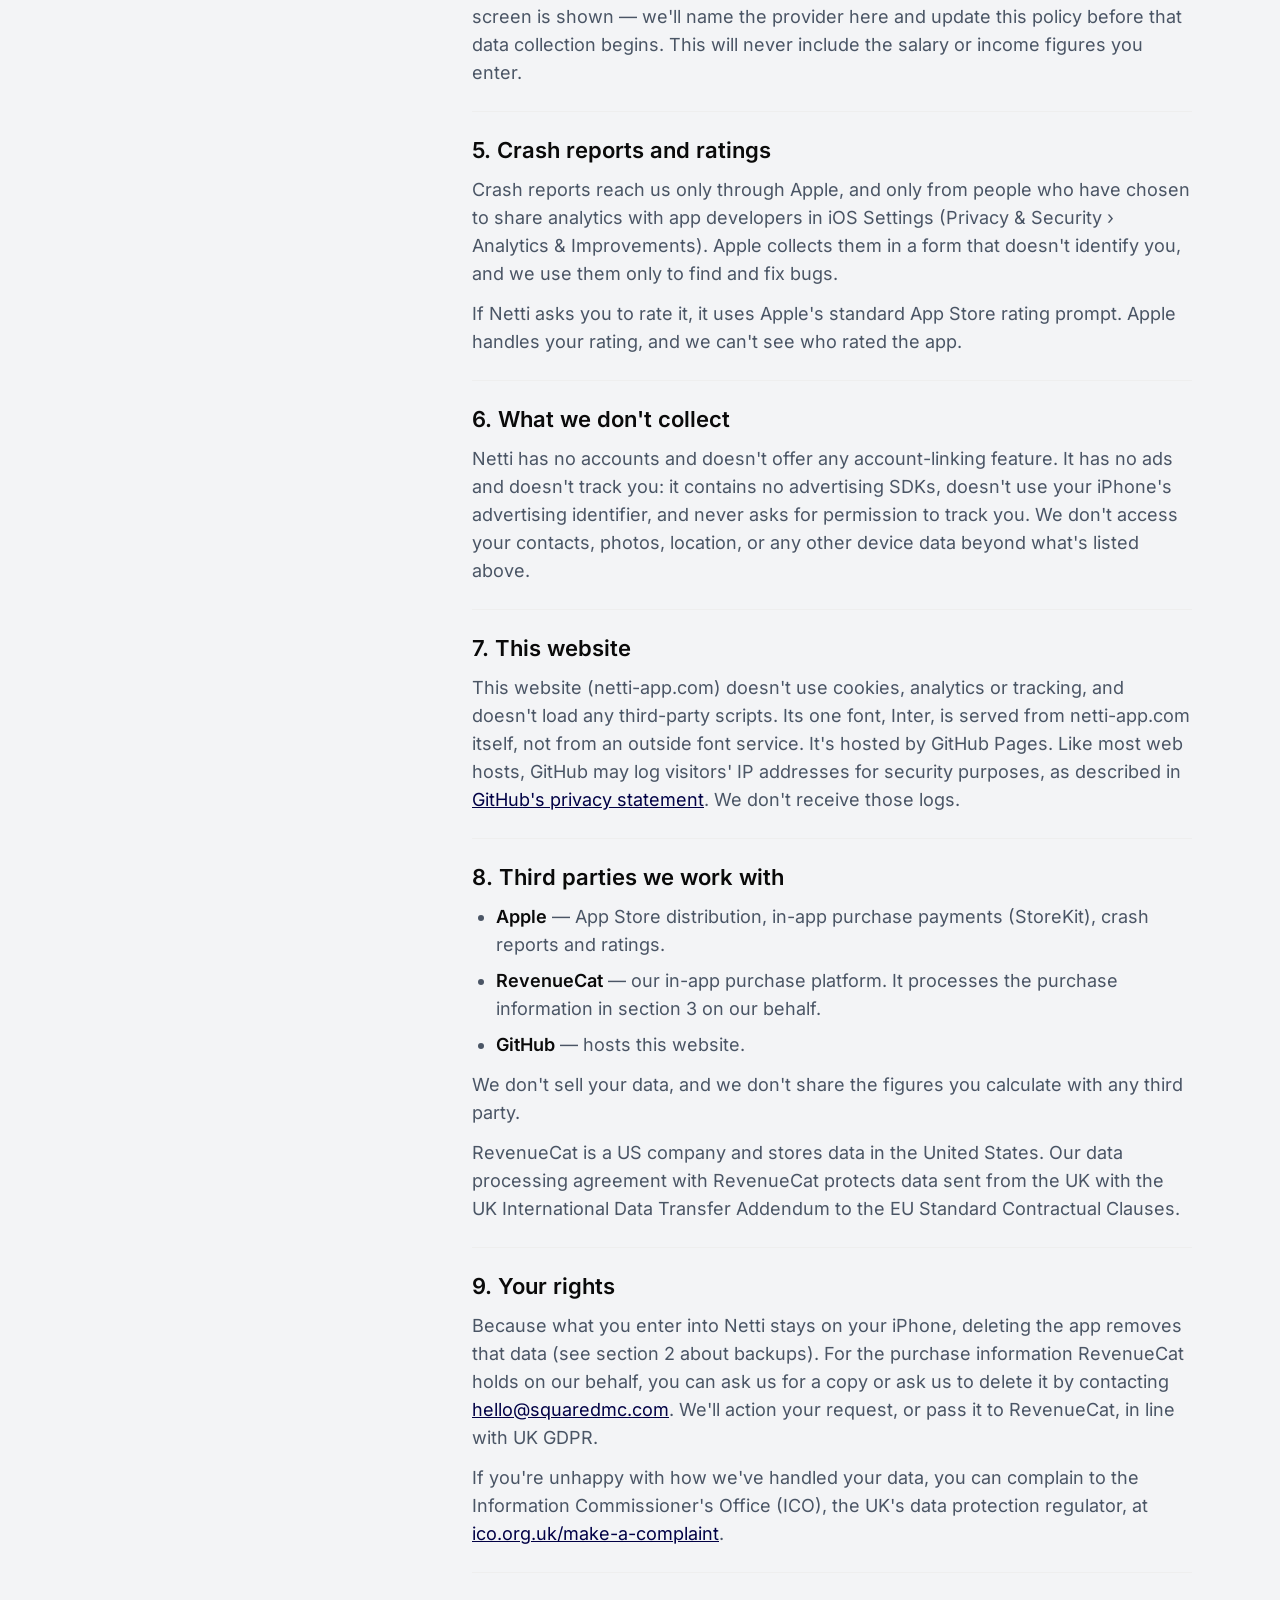
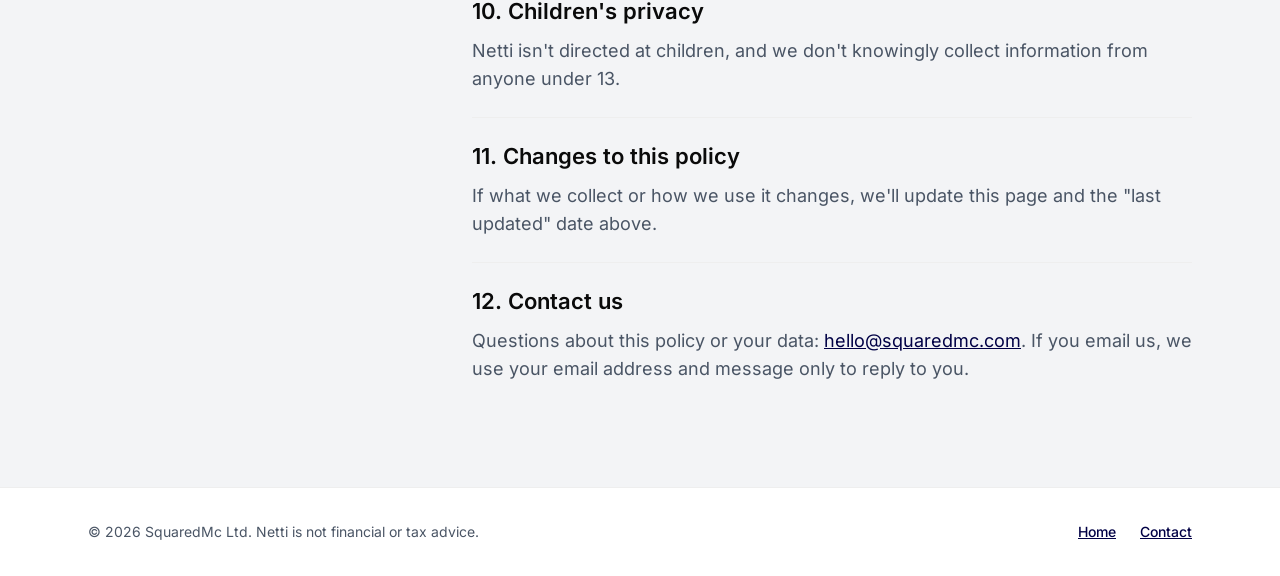
<file: privacy.html>
<!DOCTYPE html>
<html lang="en-GB" data-appearance="auto">
<head>
<meta charset="utf-8">
<meta name="viewport" content="width=device-width, initial-scale=1">
<title>Privacy Policy · Netti</title>
<meta name="description" content="Netti's Privacy Policy: what the Netti take-home pay calculator app and netti-app.com collect, how it's used, and your rights. Your salary stays on your iPhone.">
<link rel="canonical" href="https://netti-app.com/privacy.html">
<!-- This is the URL to paste into App Store Connect's Privacy Policy field. -->
<meta name="theme-color" content="#f3f4f6" media="(prefers-color-scheme: light)">
<meta name="theme-color" content="#0a0a10" media="(prefers-color-scheme: dark)">
<meta name="color-scheme" content="light dark">

<meta property="og:type" content="website">
<meta property="og:site_name" content="Netti">
<meta property="og:locale" content="en_GB">
<meta property="og:url" content="https://netti-app.com/privacy.html">
<meta property="og:title" content="Privacy Policy · Netti">
<meta property="og:description" content="What the Netti take-home pay calculator collects, how it's used, and your rights. Your salary stays on your iPhone.">
<meta property="og:image" content="https://netti-app.com/assets/og-image.png">
<meta property="og:image:width" content="1200">
<meta property="og:image:height" content="630">
<meta property="og:image:alt" content="Netti: your take-home pay, in seconds. £3,173 a month take home on £48,000, after tax and National Insurance.">
<meta name="twitter:card" content="summary_large_image">
<meta name="twitter:title" content="Privacy Policy · Netti">
<meta name="twitter:description" content="What the Netti take-home pay calculator collects, how it's used, and your rights. Your salary stays on your iPhone.">
<meta name="twitter:image" content="https://netti-app.com/assets/og-image.png">
<meta name="twitter:image:alt" content="Netti: your take-home pay, in seconds. £3,173 a month take home on £48,000, after tax and National Insurance.">

<link rel="icon" type="image/svg+xml" href="assets/icons/favicon.svg">
<link rel="preload" href="assets/fonts/inter-latin-400.woff2" as="font" type="font/woff2" crossorigin>
<link rel="stylesheet" href="css/tokens.css">
<link rel="stylesheet" href="css/styles.css">
</head>
<body>

<header class="site-header">
  <nav class="wrap nav" aria-label="Main">
    <a class="brand" href="index.html">
      <img src="assets/icons/favicon.svg" alt="" width="32" height="32">
      <span>Netti</span>
    </a>
    <a class="btn" href="https://apps.apple.com/gb/app/netti/id6758891231">Get<span class="nav-cta-more">&nbsp;the app</span></a>
  </nav>
</header>

<main class="wrap legal">
  <div class="legal-head stack stack-16">
    <a class="back-link small" href="index.html">‹ Back to Netti</a>
    <h1 class="display">Privacy Policy</h1>
    <p class="lead">Last updated: 19 November 2026 &nbsp;·&nbsp; Applies to the Netti iOS app and this website.</p>
  </div>

  <div class="legal-layout">
    <nav class="card toc stack stack-12" aria-label="On this page">
      <p class="eyebrow">On this page</p>
      <ol class="small">
        <li><a href="#s1">1. Who we are</a></li>
        <li><a href="#s2">2. Information you enter into the calculator</a></li>
        <li><a href="#s3">3. Purchase information</a></li>
        <li><a href="#s4">4. Usage and analytics data</a></li>
        <li><a href="#s5">5. Crash reports and ratings</a></li>
        <li><a href="#s6">6. What we don't collect</a></li>
        <li><a href="#s7">7. This website</a></li>
        <li><a href="#s8">8. Third parties we work with</a></li>
        <li><a href="#s9">9. Your rights</a></li>
        <li><a href="#s10">10. Children's privacy</a></li>
        <li><a href="#s11">11. Changes to this policy</a></li>
        <li><a href="#s12">12. Contact us</a></li>
      </ol>
    </nav>

    <article class="policy">
      <section id="s1" aria-labelledby="h-s1">
        <h2 id="h-s1">1. Who we are</h2>
        <p>
          Netti is a UK take-home pay calculator app for iPhone, built by SquaredMc LTD. SquaredMc LTD is the
          controller of the personal data described in this policy, under UK data protection law (the UK GDPR and the
          Data Protection Act 2018).
        </p>
        <p>
          This policy explains what information Netti collects when you use the app or this website, how it's used, and
          your rights. If you have questions, contact us at <a href="mailto:hello@squaredmc.com">hello@squaredmc.com</a>.
        </p>
      </section>

      <section id="s2" aria-labelledby="h-s2">
        <h2 id="h-s2">2. Information you enter into the calculator</h2>
        <p>
          Your salary, tax code, region, pension, student loan plan, any extra income (a bonus, overtime, commission or a
          single payment), any salary sacrifice schemes (such as a Cycle to Work bike or an electric car through work)
          and any job offer you compare with what you take home now are used to run the calculation on your iPhone.
          They're saved in the app's own storage on your iPhone so your inputs are remembered between sessions, and
          they're never sent to us or anyone else — we don't see or have access to the figures you enter. This has been
          checked against the app's code: the calculation makes no network calls, and these inputs are stored only on
          your iPhone.
        </p>
        <p>
          Like other app data, these figures are included in your iPhone's backups, to iCloud or to a computer, if you
          make them. Deleting the app removes them from your iPhone, but not from backups made before you deleted it.
        </p>
      </section>

      <section id="s3" aria-labelledby="h-s3">
        <h2 id="h-s3">3. Purchase information</h2>
        <p>
          Netti Pro is a one-off in-app purchase. Apple processes the payment through the App Store — we never see or
          store your card or payment details.
        </p>
        <p>
          We use <a href="https://www.revenuecat.com" target="_blank" rel="noopener">RevenueCat</a>, an in-app purchase
          platform, to check your purchase, restore it if you reinstall Netti or move to a new iPhone, and tell the app
          whether you have Netti Pro. To do this, RevenueCat receives:
        </p>
        <ul>
          <li>your purchase history: the product you bought and its App Store receipt;</li>
          <li>an anonymous ID that RevenueCat creates for the app — Netti has no accounts, so this ID isn't tied to your name or email address;</li>
          <li>your iPhone's locale and the currency code of your purchase.</li>
        </ul>
        <p>
          RevenueCat doesn't receive your location, diagnostics, payment details or any of the figures you enter. It
          gives us anonymous purchase statistics, such as how many people have bought Netti Pro. We don't use any of
          this to track you.
        </p>
      </section>

      <section id="s4" aria-labelledby="h-s4">
        <h2 id="h-s4">4. Usage and analytics data</h2>
        <p>
          Netti doesn't collect usage analytics. If we introduce anonymised usage analytics in future — for example, to
          understand which features are used or when the upgrade screen is shown — we'll name the provider here and
          update this policy before that data collection begins. This will never include the salary or income figures
          you enter.
        </p>
      </section>

      <section id="s5" aria-labelledby="h-s5">
        <h2 id="h-s5">5. Crash reports and ratings</h2>
        <p>
          Crash reports reach us only through Apple, and only from people who have chosen to share analytics with app
          developers in iOS Settings (Privacy &amp; Security › Analytics &amp; Improvements). Apple collects them in a
          form that doesn't identify you, and we use them only to find and fix bugs.
        </p>
        <p>
          If Netti asks you to rate it, it uses Apple's standard App Store rating prompt. Apple handles your rating, and
          we can't see who rated the app.
        </p>
      </section>

      <section id="s6" aria-labelledby="h-s6">
        <h2 id="h-s6">6. What we don't collect</h2>
        <p>
          Netti has no accounts and doesn't offer any account-linking feature. It has no ads and doesn't track you: it
          contains no advertising SDKs, doesn't use your iPhone's advertising identifier, and never asks for permission
          to track you. We don't access your contacts, photos, location, or any other device data beyond what's listed
          above.
        </p>
      </section>

      <section id="s7" aria-labelledby="h-s7">
        <h2 id="h-s7">7. This website</h2>
        <p>
          This website (netti-app.com) doesn't use cookies, analytics or tracking, and doesn't load any third-party
          scripts. Its one font, Inter, is served from netti-app.com itself, not from an outside font service. It's
          hosted by GitHub Pages. Like most web hosts, GitHub may log visitors' IP addresses
          for security purposes, as described in
          <a href="https://docs.github.com/en/site-policy/privacy-policies/github-general-privacy-statement" target="_blank" rel="noopener">GitHub's privacy statement</a>.
          We don't receive those logs.
        </p>
      </section>

      <section id="s8" aria-labelledby="h-s8">
        <h2 id="h-s8">8. Third parties we work with</h2>
        <ul>
          <li><strong>Apple</strong> — App Store distribution, in-app purchase payments (StoreKit), crash reports and ratings.</li>
          <li><strong>RevenueCat</strong> — our in-app purchase platform. It processes the purchase information in section 3 on our behalf.</li>
          <li><strong>GitHub</strong> — hosts this website.</li>
        </ul>
        <p>We don't sell your data, and we don't share the figures you calculate with any third party.</p>
        <p>
          RevenueCat is a US company and stores data in the United States. Our data processing agreement with
          RevenueCat protects data sent from the UK with the UK International Data Transfer Addendum to the EU Standard
          Contractual Clauses.
        </p>
      </section>

      <section id="s9" aria-labelledby="h-s9">
        <h2 id="h-s9">9. Your rights</h2>
        <p>
          Because what you enter into Netti stays on your iPhone, deleting the app removes that data (see section 2
          about backups). For the purchase information RevenueCat holds on our behalf, you can ask us for a copy or ask
          us to delete it by contacting <a href="mailto:hello@squaredmc.com">hello@squaredmc.com</a>. We'll action your
          request, or pass it to RevenueCat, in line with UK GDPR.
        </p>
        <p>
          If you're unhappy with how we've handled your data, you can complain to the Information Commissioner's Office
          (ICO), the UK's data protection regulator, at
          <a href="https://ico.org.uk/make-a-complaint/" target="_blank" rel="noopener">ico.org.uk/make-a-complaint</a>.
        </p>
      </section>

      <section id="s10" aria-labelledby="h-s10">
        <h2 id="h-s10">10. Children's privacy</h2>
        <p>Netti isn't directed at children, and we don't knowingly collect information from anyone under 13.</p>
      </section>

      <section id="s11" aria-labelledby="h-s11">
        <h2 id="h-s11">11. Changes to this policy</h2>
        <p>
          If what we collect or how we use it changes, we'll update this page and the "last updated" date above.
        </p>
      </section>

      <section id="s12" aria-labelledby="contact-us">
        <h2 id="contact-us">12. Contact us</h2>
        <p>
          Questions about this policy or your data: <a href="mailto:hello@squaredmc.com">hello@squaredmc.com</a>.
          If you email us, we use your email address and message only to reply to you.
        </p>
      </section>
    </article>
  </div>
</main>

<footer class="site-footer">
  <div class="wrap footer-bottom footer-bottom--legal small muted">
    <span>© 2026 SquaredMc Ltd. Netti is not financial or tax advice.</span>
    <nav aria-label="Footer">
      <ul class="footer-links">
        <li><a href="index.html">Home</a></li>
        <li><a href="mailto:hello@squaredmc.com">Contact</a></li>
      </ul>
    </nav>
  </div>
</footer>

</body>
</html>
</file>
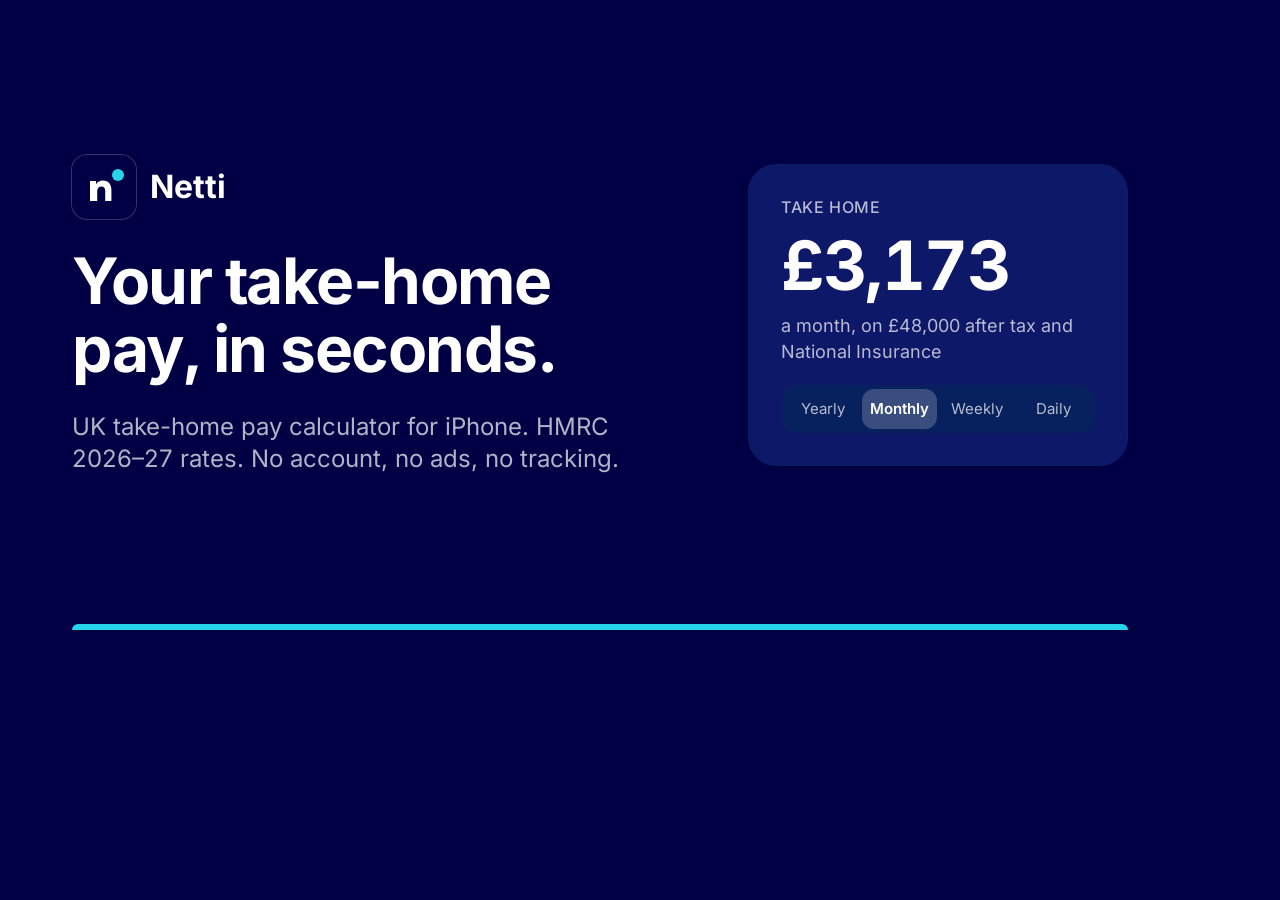
<file: _tools/og-image.html>
<!DOCTYPE html>
<!--
  The social preview, assets/og-image.png (1200 × 630), from the 3.2.1 design's Social.dc.html.
  Jekyll leaves folders starting with _ out of the published site. Make the PNG with:
      node _tools/og-image.mjs
  (Playwright's Chromium; see that file.)
-->
<html lang="en-GB">
<head>
<meta charset="utf-8">
<title>Netti social preview</title>
<link rel="stylesheet" href="../css/tokens.css">
<link rel="stylesheet" href="../css/styles.css">
<style>
  body { margin: 0; background: var(--netti-color-navy-800); }
  .og {
    width: 1200px;
    height: 630px;
    padding: 72px;
    background: var(--netti-color-navy-800);
    color: var(--netti-color-white);
    display: flex;
    align-items: center;
    justify-content: space-between;
    gap: var(--netti-space-48);
    overflow: hidden;
    position: relative;
  }
  .og-copy { display: flex; flex-direction: column; gap: 28px; max-width: 600px; }
  .og-brand { display: flex; align-items: center; gap: 14px; font-size: 32px; line-height: 40px; font-weight: 700; }
  .og-brand img { width: 64px; height: 64px; border-radius: 15px; box-shadow: 0 0 0 1px var(--netti-color-white20); }
  .og-title { font-size: 64px; line-height: 68px; font-weight: 700; letter-spacing: -1.5px; }
  .og-sub { font-size: 24px; line-height: 32px; color: var(--netti-color-white70); }
  .og-card {
    flex: none;
    width: 380px;
    padding: var(--netti-space-32);
    border-radius: 28px;
    background: var(--netti-color-navy-700);
    border: 1px solid var(--netti-color-navy-600);
    display: flex;
    flex-direction: column;
    gap: 10px;
  }
  .og-eyebrow { font-size: 16px; line-height: 20px; font-weight: 500; letter-spacing: 0.6px; text-transform: uppercase; color: var(--netti-color-white70); }
  .og-figure { font-size: 68px; line-height: 76px; font-weight: 700; letter-spacing: -1.5px; font-variant-numeric: tabular-nums; }
  .og-context { font-size: 18px; line-height: 26px; color: var(--netti-color-white70); }
  .og-tabs {
    display: grid;
    grid-template-columns: repeat(4, minmax(0, 1fr));
    gap: var(--netti-space-2);
    padding: var(--netti-space-4);
    margin-top: 10px;
    border-radius: var(--netti-radius-container);
    background: var(--netti-color-navy-600);
    font-size: 15px;
    line-height: 20px;
    text-align: center;
  }
  .og-tabs span { padding: 10px 0; color: var(--netti-color-white70); }
  .og-tabs .on { border-radius: var(--netti-radius-segment); background: var(--netti-color-white20); color: var(--netti-color-white); font-weight: 600; }
  .og-bar { position: absolute; left: 72px; right: 72px; bottom: 0; height: 6px; border-radius: 6px 6px 0 0; background: var(--netti-color-cyan-400); }
</style>
</head>
<body>
<div class="og">
  <div class="og-copy">
    <div class="og-brand"><img src="../assets/icons/favicon.svg" alt="">Netti</div>
    <p class="og-title">Your take-home pay, in seconds.</p>
    <p class="og-sub">UK take-home pay calculator for iPhone. HMRC 2026–27 rates. No account, no ads, no tracking.</p>
  </div>
  <div class="og-card">
    <p class="og-eyebrow">Take home</p>
    <p class="og-figure">£3,173</p>
    <p class="og-context">a month, on £48,000 after tax and National Insurance</p>
    <div class="og-tabs"><span>Yearly</span><span class="on">Monthly</span><span>Weekly</span><span>Daily</span></div>
  </div>
  <div class="og-bar" aria-hidden="true"></div>
</div>
</body>
</html>
</file>
<file: css/tokens.css>
/**
 * Do not edit directly, this file was auto-generated.
 */

:root {
  --netti-color-navy-600: #07205e; /** Dark card border */
  --netti-color-navy-700: #0e1868; /** Mid navy — toggle bar bg on dark cards */
  --netti-color-navy-800: #010045; /** Primary dark — header, primary buttons */
  --netti-color-navy-900: #00021b; /** Deepest navy — darkest backgrounds */
  --netti-color-cyan-50: #e5fafd; /** Palest cyan — confirmation card tint. Code extension: a raw hex in the Figma DS (ConfirmationCard 64:18); Color/alert/Highlight in the app file */
  --netti-color-cyan-200: #a8eff7; /** Cyan tint — light accent */
  --netti-color-cyan-400: #26d4eb; /** Primary accent / highlight */
  --netti-color-blue-800: #01236e; /** Selected / focus state */
  --netti-color-green-100: #dcfce7;
  --netti-color-green-400: #00c950; /** Positive text in dark mode: 6.49:1 on ink/800, 7.79:1 on ink/900 */
  --netti-color-green-500: #00a63e;
  --netti-color-green-700: #007a33; /** Positive text — 5.48:1 on white, 4.98:1 on grey/50 (WCAG AA small text) */
  --netti-color-green-900: #0a3d22; /** Deep green — positive status background in dark mode */
  --netti-color-red-100: #fee2e2; /** Error background — code extension, not in the Figma DS */
  --netti-color-red-300: #ff8a85; /** Light red — negative text in dark mode */
  --netti-color-red-600: #e1000a; /** Errors, destructive — code extension, not in the Figma DS */
  --netti-color-red-900: #4a0a0e; /** Deep red — negative status background in dark mode */
  --netti-color-grey-50: #f3f4f6;
  --netti-color-grey-100: #e5e7eb;
  --netti-color-grey-200: #eeeeee;
  --netti-color-grey-500: #6b7280; /** Muted text — WCAG AA ≥ 4.5:1 on white */
  --netti-color-grey-700: #4a5565;
  --netti-color-grey-950: #0a0a0a;
  --netti-color-ink-800: #292933; /** Ink: dark mode raised surfaces, rows inside a sheet, the selected segment */
  --netti-color-ink-900: #1a1a23; /** Ink: dark mode cards, pills and sheets */
  --netti-color-ink-950: #0a0a10; /** Ink: grey with a faint navy tint. Dark mode app background */
  --netti-color-white: #ffffff;
  --netti-color-white70: rgba(255, 255, 255, 0.7); /** White at 70% — Figma white/70 (a JSON token can't also be a group, so not white.70) */
  --netti-color-white50: rgba(255, 255, 255, 0.5); /** White at 50% — Figma white/50 */
  --netti-color-white20: rgba(255, 255, 255, 0.2); /** White at 20% — Figma white/20 */
  --netti-color-white10: rgba(255, 255, 255, 0.1); /** White at 10% — Figma white/10 */
  --netti-color-background-screen: #00021b; /** Full-screen gradient base — page background */
  --netti-color-background-card: #010045; /** Dark card surface — Salary Card, Additional Income Card */
  --netti-color-background-card-subtle: #0e1868; /** Toggle bar inside dark cards */
  --netti-color-background-card-border: #07205e; /** Border on dark cards */
  --netti-color-background-surface: #ffffff; /** Primary surface — Bottom Sheet, inputs, white cards */
  --netti-color-background-surface-raised: #f3f4f6; /** Raised surface — segmented control bg, callout boxes */
  --netti-color-background-highlight: #e5fafd; /** Highlighted surface — confirmation card */
  --netti-color-background-app: #f3f4f6; /** App background behind the cards (native v3) */
  --netti-color-background-hero: #010045; /** Take Home Hero surface — the one branded surface */
  --netti-color-background-sheet: #f3f4f6; /** A sheet over the app (editors, Add income): matches background/app in light, a step above it in dark */
  --netti-color-background-sheet-surface: #ffffff; /** Cards and the pinned live take-home inside a sheet: matches background/surface in light, a step above background/sheet in dark */
  --netti-color-background-hero-tag: rgba(255, 255, 255, 0.2); /** A Tag on the Take Home Hero (Emphasis=On hero), behind text/on-hero: white 20% in light and dark */
  --netti-color-text-primary: #0a0a0a; /** Primary body text on light surfaces */
  --netti-color-text-secondary: #4a5565; /** Secondary labels, captions */
  --netti-color-text-muted: #6b7280; /** Muted text — placeholders, hints, disabled. WCAG AA ≥ 4.5:1 on white. */
  --netti-color-text-inverse: #ffffff; /** Text on dark card surfaces */
  --netti-color-text-positive: #007a33; /** Take-home pay, positive amounts, success */
  --netti-color-text-negative: #e1000a; /** Errors, destructive actions, negative amounts */
  --netti-color-text-brand: #010045; /** Brand text — used on cyan backgrounds (Pro button) */
  --netti-color-text-on-hero: #ffffff; /** Text on the hero surface */
  --netti-color-text-on-hero-muted: rgba(255, 255, 255, 0.7); /** Secondary text on the hero surface */
  --netti-color-action-primary-bg: #26d4eb; /** Pro / primary CTA fill — cyan */
  --netti-color-action-primary-text: #010045; /** Text on cyan CTA — navy */
  --netti-color-action-secondary-border: #26d4eb; /** Outlined secondary button border */
  --netti-color-action-selected-border: #01236e; /** Selected toggle pill border, focus rings */
  --netti-color-action-selected-bg: #ffffff; /** Selected toggle pill fill */
  --netti-color-border-default: #eeeeee; /** Dividers, card outlines on light surfaces */
  --netti-color-border-strong: #e5e7eb; /** Stronger dividers, grabber handle */
  --netti-color-border-inverse: #07205e; /** Border on dark card surfaces */
  --netti-color-border-focus: #26d4eb; /** Focus ring — accessibility */
  --netti-color-border-hero: #010045; /** Hero outline — visible in dark mode */
  --netti-color-status-positive-text: #007a33; /** Success text and icons */
  --netti-color-status-positive-bg: #dcfce7; /** Success background — Tick active state */
  --netti-color-status-negative-text: #e1000a; /** Error text and icons */
  --netti-color-status-negative-bg: #fee2e2; /** Error background */
  --netti-color-surface: #ffffff; /** Themed card/page surface (light mode) */
  --netti-color-surface-raised: #f3f4f6; /** Themed raised surface — toggle bar, insets (light mode) */
  --netti-color-surface-border: #eeeeee; /** Themed border on a surface (light mode) */
  --netti-color-on-surface: #0a0a0a; /** Themed primary text on a surface (light mode) */
  --netti-color-on-surface-muted: #4a5565; /** Themed secondary text on a surface (light mode) */
  --netti-color-on-surface-faint: #6b7280; /** Themed tertiary / hint text on a surface (light mode) */
  --netti-color-divider: #eeeeee; /** Themed divider/separator on a surface (light mode) */
  --netti-color-surface-overlay: rgba(0, 0, 0, 0.06); /** Themed subtle fill on a surface — chips, hover, remove (light mode) */
  --netti-radius-none: 0px;
  --netti-radius-sm: 3px;
  --netti-radius-md: 6px;
  --netti-radius-lg: 9px;
  --netti-radius-segment: 12px; /** Segmented control items and switch options */
  --netti-radius-container: 16px; /** Segmented control / switch outer container */
  --netti-radius-pill: 24px; /** Cards, inputs, buttons — primary UI radius */
  --netti-radius-sheet: 32px; /** Bottom sheet top corners */
  --netti-radius-full: 9999px; /** True pill / circle */
  --netti-layout-screen-margin: 16px; /** Horizontal padding inside screen-width containers */
  --netti-layout-screen-gap: 20px; /** Vertical gap between top-level screen sections */
  --netti-layout-section-gap: 24px; /** Gap between content sections within a page */
  --netti-card-padding: 20px; /** Inner padding of card components */
  --netti-card-gap: 12px; /** Gap between items inside a card */
  --netti-card-border-radius: 12px; /** Card corner radius */
  --netti-sheet-padding: 20px; /** Horizontal padding inside bottom sheets */
  --netti-sheet-border-radius: 32px; /** Top corner radius for bottom sheets */
  --netti-button-padding-x: 16px; /** Horizontal padding inside buttons */
  --netti-button-padding-y-lg: 12px; /** Vertical padding — Large button */
  --netti-button-padding-y-sm: 8px; /** Vertical padding — Medium button */
  --netti-button-border-radius-lg: 12px; /** Corner radius — Large button */
  --netti-button-border-radius-sm: 8px; /** Corner radius — Medium button */
  --netti-toggle-padding: 4px; /** Inner padding of segmented control container */
  --netti-toggle-border-radius: 16px; /** Outer container radius */
  --netti-toggle-pill-radius: 12px; /** Selected pill radius inside toggle */
  --netti-list-row-height: 56px; /** Fixed height of a list row */
  --netti-list-row-padding-x: 16px; /** Horizontal padding of list row content */
  --netti-shadow-card: 0px 1px 2px -1px rgba(0,0,0,0.10), 0px 1px 3px 0px rgba(0,0,0,0.10); /** Default card elevation and selected interactive item */
  --netti-shadow-sheet: 0px -8px 8px 0px rgba(0,0,0,0.12); /** Bottom sheet — casts upward */
  --netti-shadow-none: 0px 0px 0px 0px rgba(0,0,0,0);
  --netti-elevate-1: rgba(0, 0, 0, 0.03); /** Hover overlay — lightest interaction layer */
  --netti-elevate-2: rgba(0, 0, 0, 0.08); /** Active / pressed overlay */
  --netti-space-0: 0px;
  --netti-space-1: 1px;
  --netti-space-2: 2px;
  --netti-space-4: 4px;
  --netti-space-6: 6px;
  --netti-space-8: 8px;
  --netti-space-12: 12px;
  --netti-space-16: 16px; /** Default content horizontal padding (mobile) */
  --netti-space-20: 20px;
  --netti-space-24: 24px;
  --netti-space-32: 32px;
  --netti-space-40: 40px;
  --netti-space-48: 48px;
  --netti-font-family-sans: Inter, system-ui, -apple-system, 'Segoe UI', Roboto, Arial, sans-serif; /** Primary UI typeface */
  --netti-font-family-mono: 'JetBrains Mono', Menlo, monospace; /** Monospace — code, numeric data */
  --netti-font-weight-regular: 400;
  --netti-font-weight-medium: 500;
  --netti-font-weight-semibold: 600;
  --netti-font-weight-bold: 700;
  --netti-font-size-h1: 36px; /** Display — 36/40 Bold */
  --netti-font-size-h2: 28px; /** H2 — 28/36 Bold */
  --netti-font-size-h3: 22px; /** H3 — 22/28 Semi Bold */
  --netti-font-size-lg: 24px; /** Large summary figure — 24/32 (totals) */
  --netti-font-size-md-sb: 18px; /** Body LG — 18/26 Semi Bold */
  --netti-font-size-md: 16px; /** Body — 16/24 Regular */
  --netti-font-size-sm: 14px; /** Label — 14/20 Semi Bold */
  --netti-font-size-caption: 12px; /** Caption / eyebrow — 12/16 Medium */
  --netti-font-line-height-h1: 40px;
  --netti-font-line-height-h2: 36px;
  --netti-font-line-height-h3: 28px;
  --netti-font-line-height-lg: 32px;
  --netti-font-line-height-md-sb: 26px;
  --netti-font-line-height-md: 24px;
  --netti-font-line-height-sm: 24px;
  --netti-font-line-height-sm-sb: 20px;
  --netti-font-line-height-caption: 16px;
  --netti-text-style-h1: 700 36px/40px Inter, system-ui, -apple-system, 'Segoe UI', Roboto, Arial, sans-serif; /** Display — 36/40 Bold */
  --netti-text-style-h2: 700 28px/36px Inter, system-ui, -apple-system, 'Segoe UI', Roboto, Arial, sans-serif; /** H2 — 28/36 Bold */
  --netti-text-style-h3: 600 22px/28px Inter, system-ui, -apple-system, 'Segoe UI', Roboto, Arial, sans-serif; /** H3 — 22/28 Semi Bold */
  --netti-text-style-body-lg: 600 18px/26px Inter, system-ui, -apple-system, 'Segoe UI', Roboto, Arial, sans-serif; /** Body LG — 18/26 Semi Bold */
  --netti-text-style-body-md: 400 16px/24px Inter, system-ui, -apple-system, 'Segoe UI', Roboto, Arial, sans-serif; /** Body — 16/24 Regular */
  --netti-text-style-body-sm: 400 14px/20px Inter, system-ui, -apple-system, 'Segoe UI', Roboto, Arial, sans-serif; /** Small body — 14/20 Regular */
  --netti-text-style-label-sm: 600 14px/20px Inter, system-ui, -apple-system, 'Segoe UI', Roboto, Arial, sans-serif; /** Label — 14/20 Semi Bold */
  --netti-text-style-caption: 500 12px/16px Inter, system-ui, -apple-system, 'Segoe UI', Roboto, Arial, sans-serif; /** Caption / eyebrow — 12/16 Medium, uppercase */
}

[data-theme="dark"] {
  --netti-color-surface: #010045; /** Themed card/page surface (dark mode) */
  --netti-color-surface-raised: #0e1868; /** Themed raised surface — toggle bar, insets (dark mode) */
  --netti-color-surface-border: #07205e; /** Themed border on a surface (dark mode) */
  --netti-color-on-surface: #ffffff; /** Themed primary text on a surface (dark mode) */
  --netti-color-on-surface-muted: rgba(255, 255, 255, 0.7); /** Themed secondary text on a surface (dark mode) */
  --netti-color-on-surface-faint: rgba(255, 255, 255, 0.5); /** Themed tertiary / hint text on a surface (dark mode) */
  --netti-color-divider: rgba(255, 255, 255, 0.1); /** Themed divider/separator on a surface (dark mode) */
  --netti-color-surface-overlay: rgba(255, 255, 255, 0.12); /** Themed subtle fill on a surface — chips, hover, remove (dark mode) */
}

@media (prefers-color-scheme: dark) {
  :root[data-appearance="auto"] {
    --netti-color-background-screen: #0a0a10;
    --netti-color-background-card: #0e1868;
    --netti-color-background-card-subtle: #07205e;
    --netti-color-background-card-border: #07205e;
    --netti-color-background-surface: #1a1a23;
    --netti-color-background-surface-raised: #292933;
    --netti-color-background-highlight: #0e1868;
    --netti-color-background-app: #0a0a10;
    --netti-color-background-hero: #0e1868;
    --netti-color-background-sheet: #1a1a23;
    --netti-color-background-sheet-surface: #292933;
    --netti-color-background-hero-tag: rgba(255, 255, 255, 0.2);
    --netti-color-text-primary: #ffffff;
    --netti-color-text-secondary: rgba(255, 255, 255, 0.7);
    --netti-color-text-muted: rgba(255, 255, 255, 0.5);
    --netti-color-text-inverse: #00021b;
    --netti-color-text-positive: #00c950;
    --netti-color-text-negative: #ff8a85;
    --netti-color-text-brand: #a8eff7;
    --netti-color-text-on-hero: #ffffff;
    --netti-color-text-on-hero-muted: rgba(255, 255, 255, 0.7);
    --netti-color-action-primary-bg: #26d4eb;
    --netti-color-action-primary-text: #010045;
    --netti-color-action-secondary-border: #26d4eb;
    --netti-color-action-selected-border: #26d4eb;
    --netti-color-action-selected-bg: #292933;
    --netti-color-border-default: rgba(255, 255, 255, 0.1);
    --netti-color-border-strong: rgba(255, 255, 255, 0.2);
    --netti-color-border-inverse: #07205e;
    --netti-color-border-focus: #26d4eb;
    --netti-color-border-hero: #07205e;
    --netti-color-status-positive-text: #00c950;
    --netti-color-status-positive-bg: #0a3d22;
    --netti-color-status-negative-text: #ff8a85;
    --netti-color-status-negative-bg: #4a0a0e;
  }
}
</file>
<file: css/styles.css>
/*
 * netti-app.com, the 3.2.1 design (Netti repo: ios-native/design/website-3.2.1).
 * Colours, radii and shadows come from tokens.css (Netti Design System v0.16.0), which is
 * copied from the design system's web build and never edited here. Dark mode is the design
 * system's own: <html data-appearance="auto"> turns on its prefers-color-scheme block.
 */

/* Inter, self-hosted: Latin subsets of the app's Inter 4.001 at its text optical size. */
@font-face {
  font-family: Inter;
  font-style: normal;
  font-weight: 400;
  font-display: swap;
  src: url("../assets/fonts/inter-latin-400.woff2") format("woff2");
}
@font-face {
  font-family: Inter;
  font-style: normal;
  font-weight: 500;
  font-display: swap;
  src: url("../assets/fonts/inter-latin-500.woff2") format("woff2");
}
@font-face {
  font-family: Inter;
  font-style: normal;
  font-weight: 600;
  font-display: swap;
  src: url("../assets/fonts/inter-latin-600.woff2") format("woff2");
}
@font-face {
  font-family: Inter;
  font-style: normal;
  font-weight: 700;
  font-display: swap;
  src: url("../assets/fonts/inter-latin-700.woff2") format("woff2");
}

/*
 * The website's own layout values. The design system has no page layout, display type or
 * device frame, so these sizes have no token yet. They are listed in the pull request to be
 * added to the design system; nothing here is a colour.
 */
:root {
  --site-max-width: 1200px;
  --site-nav-height: 64px;
  --site-target-min: 44px;
  --site-section-y: 56px;
  --site-section-y-wide: 104px;
  --site-gap-wide: 64px;

  --site-font-size-display: 40px;
  --site-line-height-display: 44px;
  --site-font-size-display-md: 48px;
  --site-line-height-display-md: 52px;
  --site-font-size-display-lg: 64px;
  --site-line-height-display-lg: 68px;
  --site-font-size-section-lg: 40px;
  --site-line-height-section-lg: 46px;
  --site-font-size-figure: 44px;
  --site-line-height-figure: 50px;
  --site-font-size-price: 56px;
  --site-line-height-price: 60px;

  --site-tracking-eyebrow: 0.5px;
  --site-tracking-display: -0.5px;
  --site-tracking-display-lg: -1.5px;
  --site-tracking-section: -0.3px;
  --site-tracking-section-lg: -0.8px;
  --site-tracking-figure: -1px;

  --site-phone-width: 280px;
  --site-phone-width-wide: 320px;
  --site-phone-bezel: 10px;
  --site-phone-radius: 46px;
  --site-phone-screen-radius: 36px;
  --site-mini-phone-width: 220px;
  --site-mini-phone-bezel: 8px;
  --site-mini-phone-radius: 34px;
  --site-mini-phone-screen-radius: 26px;
  --site-download-mark: 72px;
  --site-segment-min: 52px;

  --site-measure: 680px;
  --site-measure-lead: 560px;
  --site-measure-footer: 520px;
  --site-measure-legal: 760px;
  --site-measure-policy: 720px;
  --site-toc-min: 260px;
  --site-toc-max: 340px;

  /* Colour roles the design uses that the design system names differently. */
  --site-phone-frame: var(--netti-color-navy-900);
  --site-card-shadow: var(--netti-shadow-card);
  --site-focus: var(--netti-color-action-selected-border);
}

@media (prefers-color-scheme: dark) {
  :root[data-appearance="auto"] {
    --site-phone-frame: var(--netti-color-ink-800);
    --site-card-shadow: var(--netti-shadow-none);
  }
}

/* Base */
*,
*::before,
*::after {
  box-sizing: border-box;
}

:root {
  color-scheme: light dark;
}

body {
  margin: 0;
  background: var(--netti-color-background-app);
  color: var(--netti-color-text-primary);
  font-family: var(--netti-font-family-sans);
  font-size: var(--netti-font-size-md);
  line-height: var(--netti-font-line-height-md);
  -webkit-font-smoothing: antialiased;
  -webkit-text-size-adjust: 100%;
  text-size-adjust: 100%;
}

h1,
h2,
h3,
p,
dl,
dd,
figure {
  margin: 0;
}

img,
video,
svg {
  display: block;
  max-width: 100%;
}

a {
  color: var(--netti-color-text-brand);
}

a:hover {
  color: var(--netti-color-text-primary);
}

:focus-visible {
  outline: 2px solid var(--site-focus);
  outline-offset: 2px;
}

/* On the navy panels the focus ring is the cyan one, which the navy hides otherwise. */
.on-hero :focus-visible {
  outline-color: var(--netti-color-border-focus);
}

.visually-hidden {
  position: absolute;
  width: 1px;
  height: 1px;
  padding: 0;
  margin: -1px;
  overflow: hidden;
  clip: rect(0 0 0 0);
  white-space: nowrap;
  border: 0;
}

/* Layout */
.wrap {
  max-width: var(--site-max-width);
  margin: 0 auto;
  padding-left: var(--netti-space-16);
  padding-right: var(--netti-space-16);
}

.section {
  padding-top: var(--site-section-y);
  padding-bottom: var(--site-section-y);
}

/* Anchored sections land below the pinned header. */
main [id] {
  scroll-margin-top: var(--site-nav-height);
}

.section--surface {
  background: var(--netti-color-background-surface);
  border-top: 1px solid var(--netti-color-border-default);
  border-bottom: 1px solid var(--netti-color-border-default);
}

.section--flush-top {
  padding-top: 0;
}

.stack {
  display: flex;
  flex-direction: column;
}

.stack-2 { gap: var(--netti-space-2); }
.stack-6 { gap: var(--netti-space-6); }
.stack-8 { gap: var(--netti-space-8); }
.stack-12 { gap: var(--netti-space-12); }
.stack-16 { gap: var(--netti-space-16); }
.stack-20 { gap: var(--netti-space-20); }
.stack-24 { gap: var(--netti-space-24); }
.stack-40 { gap: var(--netti-space-40); }

.measure {
  max-width: var(--site-measure);
}

.grid-hero,
.grid-split {
  display: grid;
  grid-template-columns: minmax(0, 1fr);
  gap: var(--netti-space-40);
  align-items: center;
}

.grid-split--top {
  align-items: start;
}

.grid-3,
.grid-pro {
  display: grid;
  grid-template-columns: minmax(0, 1fr);
  gap: var(--netti-space-12);
}

.grid-4 {
  display: grid;
  grid-template-columns: repeat(2, minmax(0, 1fr));
  gap: var(--netti-space-12);
}

/* Type */
.eyebrow {
  font-size: var(--netti-font-size-caption);
  line-height: var(--netti-font-line-height-caption);
  font-weight: var(--netti-font-weight-medium);
  letter-spacing: var(--site-tracking-eyebrow);
  text-transform: uppercase;
  color: var(--netti-color-text-secondary);
}

.display {
  font-size: var(--site-font-size-display);
  line-height: var(--site-line-height-display);
  font-weight: var(--netti-font-weight-bold);
  letter-spacing: var(--site-tracking-display);
}

.section-title {
  font-size: var(--netti-font-size-h2);
  line-height: var(--netti-font-line-height-h2);
  font-weight: var(--netti-font-weight-bold);
  letter-spacing: var(--site-tracking-section);
}

.lead {
  font-size: var(--netti-font-size-md-sb);
  line-height: var(--netti-font-line-height-md-sb);
  color: var(--netti-color-text-secondary);
}

.lead--narrow {
  max-width: var(--site-measure-lead);
}

.card-title {
  font-size: var(--netti-font-size-md-sb);
  line-height: var(--netti-font-line-height-md-sb);
  font-weight: var(--netti-font-weight-semibold);
}

.small {
  font-size: var(--netti-font-size-sm);
  line-height: var(--netti-font-line-height-sm-sb);
}

.muted {
  color: var(--netti-color-text-secondary);
}

.strong {
  font-weight: var(--netti-font-weight-semibold);
}

.tabular {
  font-variant-numeric: tabular-nums;
}

/* Cards */
.card {
  background: var(--netti-color-background-surface);
  border: 1px solid var(--netti-color-border-default);
  border-radius: var(--netti-radius-pill);
  box-shadow: var(--site-card-shadow);
}

.card--app {
  background: var(--netti-color-background-app);
}

.card-pad {
  padding: var(--netti-space-24);
}

.feature-card {
  padding: var(--netti-space-24);
  display: flex;
  flex-direction: column;
  gap: var(--netti-space-12);
}

.icon-brand {
  color: var(--netti-color-text-brand);
  flex: none;
}

.inset {
  background: var(--netti-color-background-surface);
  border: 1px solid var(--netti-color-border-default);
  border-radius: var(--netti-radius-container);
}

/* Buttons and links that look like buttons */
.btn {
  display: inline-flex;
  align-items: center;
  justify-content: center;
  min-height: var(--site-target-min);
  padding: 0 var(--netti-button-padding-x);
  border: 0;
  border-radius: var(--netti-button-border-radius-lg);
  background: var(--netti-color-action-primary-bg);
  color: var(--netti-color-action-primary-text);
  font-family: inherit;
  font-size: var(--netti-font-size-sm);
  line-height: var(--netti-font-line-height-sm-sb);
  font-weight: var(--netti-font-weight-semibold);
  text-decoration: none;
  cursor: pointer;
}

.btn:hover {
  color: var(--netti-color-action-primary-text);
}

.btn--lg {
  min-height: var(--netti-space-48);
  padding: 0 var(--netti-space-24);
  font-size: var(--netti-font-size-md);
  line-height: var(--netti-font-line-height-md);
}

.icon-btn {
  display: inline-flex;
  align-items: center;
  justify-content: center;
  flex: none;
  width: var(--site-target-min);
  height: var(--site-target-min);
  padding: 0;
  border-radius: var(--netti-radius-full);
  border: 1px solid var(--netti-color-border-strong);
  background: var(--netti-color-background-surface);
  color: var(--netti-color-text-primary);
  cursor: pointer;
}

.app-store-badge {
  display: inline-block;
  flex: none;
  border-radius: var(--netti-radius-lg);
}

.app-store-badge img {
  height: var(--netti-space-48);
  width: auto;
}

/* Header and menu */
.site-header {
  position: sticky;
  top: 0;
  z-index: 10;
  background: var(--netti-color-background-app);
  border-bottom: 1px solid var(--netti-color-border-default);
}

/* At high zoom or on a short screen a pinned header would cover too much of the page. */
@media (max-height: 480px) {
  .site-header {
    position: static;
  }
}

.nav {
  display: flex;
  align-items: center;
  justify-content: space-between;
  gap: var(--netti-space-16);
  min-height: var(--site-nav-height);
}

.brand {
  display: inline-flex;
  align-items: center;
  gap: var(--netti-space-12);
  color: var(--netti-color-text-primary);
  text-decoration: none;
  font-size: var(--netti-font-size-md-sb);
  line-height: var(--netti-font-line-height-md);
  font-weight: var(--netti-font-weight-bold);
}

.brand img {
  width: var(--netti-space-32);
  height: var(--netti-space-32);
}

.nav-links {
  display: none;
  align-items: center;
  gap: var(--netti-space-32);
  margin: 0;
  padding: 0;
  list-style: none;
}

.nav-links a,
.menu-panel a {
  color: var(--netti-color-text-secondary);
  text-decoration: none;
  font-size: var(--netti-font-size-sm);
  line-height: var(--netti-font-line-height-sm-sb);
  font-weight: var(--netti-font-weight-medium);
}

.nav-links a:hover,
.menu-panel a:hover {
  color: var(--netti-color-text-primary);
}

.nav-actions {
  display: flex;
  align-items: center;
  gap: var(--netti-space-8);
}

.menu-panel {
  border-top: 1px solid var(--netti-color-border-default);
}

.menu-panel ul {
  margin-top: 0;
  margin-bottom: 0;
  padding-top: var(--netti-space-8);
  padding-bottom: var(--netti-space-16);
  list-style: none;
}

.menu-panel a {
  display: flex;
  align-items: center;
  min-height: var(--site-target-min);
  font-size: var(--netti-font-size-md);
  line-height: var(--netti-font-line-height-md);
}

.menu-panel[hidden] {
  display: none;
}

/* Hero */
.badge-row {
  display: flex;
  flex-wrap: wrap;
  align-items: center;
  gap: var(--netti-space-16);
}

.chips {
  display: flex;
  flex-wrap: wrap;
  gap: var(--netti-space-8);
  margin: 0;
  padding: 0;
  list-style: none;
}

.chips li {
  display: inline-flex;
  align-items: center;
  gap: var(--netti-space-6);
  padding: var(--netti-space-6) var(--netti-space-12);
  border-radius: var(--netti-radius-full);
  background: var(--netti-color-background-surface);
  border: 1px solid var(--netti-color-border-default);
  font-size: var(--netti-font-size-sm);
  line-height: var(--netti-font-line-height-sm-sb);
  font-weight: var(--netti-font-weight-medium);
}

.hero-figure {
  display: flex;
  flex-direction: column;
  align-items: center;
  gap: var(--netti-space-16);
}

.phone {
  width: var(--site-phone-width);
  max-width: 100%;
  padding: var(--site-phone-bezel);
  border-radius: var(--site-phone-radius);
  background: var(--site-phone-frame);
}

.phone-screen {
  border-radius: var(--site-phone-screen-radius);
  overflow: hidden;
  background: var(--netti-color-background-app);
}

.phone-screen video,
.phone-screen img {
  width: 100%;
  height: auto;
}

.hero-video--dark,
.hero-poster {
  display: none;
}

@media (prefers-color-scheme: dark) {
  .hero-video--light {
    display: none;
  }
  .hero-video--dark {
    display: block;
  }
}

/* Reduced motion: the last frame, still, and nothing to pause. */
@media (prefers-reduced-motion: reduce) {
  .hero-video--light,
  .hero-video--dark,
  .hero-pause {
    display: none;
  }
  .hero-poster {
    display: block;
  }
}

.hero-caption {
  display: flex;
  align-items: center;
  justify-content: center;
  gap: var(--netti-space-12);
  max-width: var(--site-phone-width-wide);
  text-align: left;
}

.hero-pause[hidden] {
  display: none;
}

.hero-pause .icon-play,
.hero-pause[aria-pressed="true"] .icon-pause {
  display: none;
}

.hero-pause[aria-pressed="true"] .icon-play {
  display: block;
}

/* How it works: the steps and the live demo */
.steps {
  display: flex;
  flex-direction: column;
  gap: var(--netti-space-16);
  margin: var(--netti-space-8) 0 0;
  padding: 0;
  list-style: none;
}

.steps li {
  display: flex;
  align-items: flex-start;
  gap: var(--netti-space-12);
}

.step-number {
  flex: none;
  width: var(--netti-space-32);
  height: var(--netti-space-32);
  border-radius: var(--netti-radius-full);
  background: var(--netti-color-background-highlight);
  color: var(--netti-color-text-brand);
  font-size: var(--netti-font-size-sm);
  line-height: var(--netti-space-32);
  font-weight: var(--netti-font-weight-bold);
  text-align: center;
}

.demo {
  padding: var(--netti-space-20);
  display: flex;
  flex-direction: column;
  gap: var(--netti-space-16);
}

.demo-head {
  display: flex;
  flex-wrap: wrap;
  align-items: center;
  justify-content: space-between;
  gap: var(--netti-space-12);
}

.segmented {
  display: flex;
  gap: var(--netti-space-2);
  padding: var(--netti-toggle-padding);
  border-radius: var(--netti-toggle-border-radius);
  background: var(--netti-color-background-surface-raised);
  border: 1px solid var(--netti-color-border-default);
}

.segment {
  min-width: var(--site-segment-min);
  min-height: var(--site-target-min);
  padding: 0 var(--netti-space-8);
  border: 0;
  border-radius: var(--netti-toggle-pill-radius);
  background: transparent;
  color: var(--netti-color-text-secondary);
  font-family: inherit;
  font-size: var(--netti-font-size-sm);
  line-height: var(--netti-font-line-height-sm-sb);
  font-weight: var(--netti-font-weight-medium);
  cursor: pointer;
}

.segment[aria-pressed="true"] {
  background: var(--netti-color-action-selected-bg);
  color: var(--netti-color-text-primary);
  font-weight: var(--netti-font-weight-semibold);
  box-shadow: inset 0 0 0 1px var(--netti-color-action-selected-border);
}

.take-home {
  background: var(--netti-color-background-hero);
  border: 1px solid var(--netti-color-border-hero);
  border-radius: var(--netti-radius-container);
  padding: var(--netti-space-20);
  color: var(--netti-color-text-on-hero);
  display: flex;
  flex-direction: column;
  gap: var(--netti-space-6);
}

.take-home .eyebrow,
.take-home-sub {
  color: var(--netti-color-text-on-hero-muted);
}

.take-home-row {
  display: flex;
  flex-wrap: wrap;
  align-items: center;
  gap: var(--netti-space-12);
}

.take-home-figure {
  font-size: var(--site-font-size-figure);
  line-height: var(--site-line-height-figure);
  font-weight: var(--netti-font-weight-bold);
  letter-spacing: var(--site-tracking-figure);
  font-variant-numeric: tabular-nums;
}

.change-chip {
  display: inline-flex;
  align-items: center;
  padding: var(--netti-space-4) var(--netti-space-12);
  border-radius: var(--netti-radius-full);
  background: var(--netti-color-background-hero-tag);
  color: var(--netti-color-text-on-hero);
  font-size: var(--netti-font-size-sm);
  line-height: var(--netti-font-line-height-sm-sb);
  font-weight: var(--netti-font-weight-semibold);
}

.change-chip[hidden] {
  display: none;
}

.breakdown {
  padding: var(--netti-space-16) var(--netti-space-20);
  display: flex;
  flex-direction: column;
  gap: var(--netti-space-6);
  font-variant-numeric: tabular-nums;
}

.breakdown-title {
  font-weight: var(--netti-font-weight-semibold);
  color: var(--netti-color-text-secondary);
  margin-bottom: var(--netti-space-2);
}

.line {
  display: flex;
  justify-content: space-between;
  align-items: baseline;
  gap: var(--netti-space-12);
}

.line dt {
  color: var(--netti-color-text-secondary);
}

.line dd {
  margin: 0;
  text-align: right;
}

/* A figure never breaks, not even after its minus sign; the label beside it wraps instead. */
.line > :last-child {
  white-space: nowrap;
}

.negative {
  color: var(--netti-color-text-negative);
}

.positive {
  color: var(--netti-color-text-positive);
}

.line--total {
  border-top: 1px solid var(--netti-color-border-default);
  padding-top: var(--netti-space-12);
  margin-top: var(--netti-space-4);
}

.line--total dt {
  color: var(--netti-color-text-primary);
  font-size: var(--netti-font-size-md-sb);
  font-weight: var(--netti-font-weight-bold);
}

.line--total dd {
  font-size: var(--netti-font-size-h3);
  line-height: var(--netti-font-line-height-h3);
  font-weight: var(--netti-font-weight-bold);
}

/* Netti Pro, and the download panel */
.panel {
  background: var(--netti-color-background-hero);
  border: 1px solid var(--netti-color-border-hero);
  border-radius: var(--netti-radius-sheet);
  color: var(--netti-color-text-on-hero);
  padding: var(--netti-space-32) var(--netti-space-20);
}

.panel .muted,
.panel .on-hero-muted {
  color: var(--netti-color-text-on-hero-muted);
}

.panel .section-title {
  color: var(--netti-color-text-on-hero);
}

.pro-head {
  display: flex;
  flex-wrap: wrap;
  align-items: flex-end;
  justify-content: space-between;
  gap: var(--netti-space-24);
}

.pro-tag {
  align-self: flex-start;
  display: inline-flex;
  align-items: center;
  padding: var(--netti-space-4) var(--netti-space-12);
  border-radius: var(--netti-radius-full);
  background: var(--netti-color-action-primary-bg);
  color: var(--netti-color-action-primary-text);
  font-size: var(--netti-font-size-sm);
  line-height: var(--netti-font-line-height-sm-sb);
  font-weight: var(--netti-font-weight-bold);
}

.price {
  font-size: var(--site-font-size-price);
  line-height: var(--site-line-height-price);
  font-weight: var(--netti-font-weight-bold);
  letter-spacing: var(--site-tracking-display-lg);
}

.pro-card {
  background: var(--netti-color-background-card-subtle);
  border-radius: var(--netti-radius-pill);
  padding: var(--netti-space-24) var(--netti-space-24) 0;
  display: flex;
  flex-direction: column;
  gap: var(--netti-space-12);
  overflow: hidden;
}

.pro-card h3 {
  font-size: var(--netti-font-size-h3);
  line-height: var(--netti-font-line-height-h3);
  font-weight: var(--netti-font-weight-semibold);
}

.mini-phone {
  width: var(--site-mini-phone-width);
  max-width: 100%;
  margin: var(--netti-space-16) auto 0;
  padding: var(--site-mini-phone-bezel) var(--site-mini-phone-bezel) 0;
  border-radius: var(--site-mini-phone-radius) var(--site-mini-phone-radius) 0 0;
  background: var(--netti-color-navy-900);
}

.mini-phone img {
  width: 100%;
  height: auto;
  border-radius: var(--site-mini-phone-screen-radius) var(--site-mini-phone-screen-radius) 0 0;
}

.pro-foot {
  display: flex;
  flex-wrap: wrap;
  align-items: center;
  gap: var(--netti-space-16) var(--netti-space-24);
}

.download {
  display: flex;
  flex-direction: column;
  align-items: center;
  text-align: center;
  gap: var(--netti-space-20);
}

.download-mark {
  width: var(--site-download-mark);
  height: var(--site-download-mark);
  border-radius: var(--netti-radius-container);
  box-shadow: 0 0 0 1px var(--netti-color-white10);
}

/* Worked example */
.facts {
  display: grid;
  grid-template-columns: auto minmax(0, 1fr);
  gap: var(--netti-space-8) var(--netti-space-20);
}

.facts dt {
  color: var(--netti-color-text-secondary);
}

.bonus {
  padding: var(--netti-space-20);
  display: flex;
  flex-direction: column;
  gap: var(--netti-space-12);
}

.split-bar {
  display: flex;
  gap: var(--netti-space-2);
  height: var(--netti-space-12);
  border-radius: var(--netti-radius-full);
  overflow: hidden;
}

.split-bar span {
  display: block;
}

.swatch {
  flex: none;
  width: var(--netti-space-12);
  height: var(--netti-space-12);
  border-radius: var(--netti-radius-sm);
}

.fill-kept { background: var(--netti-color-text-positive); }
.fill-basic { background: var(--netti-color-cyan-400); }
.fill-higher { background: var(--netti-color-text-brand); }

.legend {
  display: flex;
  align-items: center;
  gap: var(--netti-space-8);
  color: var(--netti-color-text-secondary);
}

.you-keep dd {
  font-size: var(--netti-font-size-h2);
  line-height: var(--netti-font-line-height-h2);
}

/* Moving to the UK */
.point {
  display: flex;
  align-items: flex-start;
  gap: var(--netti-space-12);
}

/* Privacy tiles */
.tile {
  background: var(--netti-color-background-app);
  border-radius: var(--netti-radius-pill);
  padding: var(--netti-space-20);
  display: flex;
  flex-direction: column;
  gap: var(--netti-space-8);
}

/* FAQ */
.faq {
  padding: 0 var(--netti-space-20);
}

.faq details + details {
  border-top: 1px solid var(--netti-color-border-default);
}

.faq summary {
  display: flex;
  align-items: center;
  justify-content: space-between;
  gap: var(--netti-space-16);
  min-height: var(--netti-list-row-height);
  padding: var(--netti-space-12) 0;
  font-weight: var(--netti-font-weight-semibold);
  list-style: none;
  cursor: pointer;
}

.faq summary::-webkit-details-marker {
  display: none;
}

.faq summary svg {
  flex: none;
  color: var(--netti-color-text-secondary);
}

.faq details[open] summary svg {
  transform: rotate(45deg);
}

.faq details p {
  padding: 0 0 var(--netti-space-16);
  color: var(--netti-color-text-secondary);
}

/* Footer */
.site-footer {
  border-top: 1px solid var(--netti-color-border-default);
  background: var(--netti-color-background-surface);
}

.footer-top {
  padding-top: var(--netti-space-40);
  padding-bottom: var(--netti-space-24);
  display: flex;
  flex-wrap: wrap;
  justify-content: space-between;
  gap: var(--netti-space-24);
}

.footer-brand {
  max-width: var(--site-measure-footer);
}

.footer-brand .brand img {
  width: var(--netti-space-24);
  height: var(--netti-space-24);
}

.footer-brand .brand {
  font-size: var(--netti-font-size-md);
  gap: var(--netti-space-8);
}

.footer-links {
  display: flex;
  flex-wrap: wrap;
  align-content: flex-start;
  gap: var(--netti-space-8) var(--netti-space-24);
  margin: 0;
  padding: 0;
  list-style: none;
  font-size: var(--netti-font-size-sm);
  line-height: var(--netti-font-line-height-sm-sb);
  font-weight: var(--netti-font-weight-medium);
}

.footer-links a {
  display: inline-flex;
  align-items: center;
  min-height: var(--netti-space-24);
}

.footer-bottom {
  padding-bottom: var(--netti-space-32);
  display: flex;
  flex-wrap: wrap;
  justify-content: space-between;
  gap: var(--netti-space-8);
}

.footer-bottom--legal {
  padding-top: var(--netti-space-32);
  align-items: center;
}

/* Privacy Policy */
.legal {
  padding-top: var(--netti-space-48);
  padding-bottom: var(--site-section-y-wide);
  display: flex;
  flex-direction: column;
  gap: var(--netti-space-40);
}

.legal-head {
  max-width: var(--site-measure-legal);
}

.back-link {
  align-self: flex-start;
  font-weight: var(--netti-font-weight-medium);
  text-decoration: none;
}

.legal-layout {
  display: flex;
  flex-wrap: wrap;
  align-items: flex-start;
  gap: var(--netti-space-48);
}

.toc {
  flex: 1 1 var(--site-toc-min);
  max-width: var(--site-toc-max);
  padding: var(--netti-space-20) var(--netti-space-24);
}

.toc ol {
  margin: 0;
  padding: 0;
  list-style: none;
  display: flex;
  flex-direction: column;
  gap: var(--netti-space-8);
}

.toc a {
  display: inline-flex;
  min-height: var(--netti-space-24);
  align-items: center;
  color: var(--netti-color-text-secondary);
  text-decoration: none;
}

.toc a:hover {
  color: var(--netti-color-text-primary);
}

.policy {
  flex: 999 1 var(--site-measure-lead);
  min-width: 0;
  max-width: var(--site-measure-policy);
  display: flex;
  flex-direction: column;
  gap: var(--netti-space-24);
}

.policy section {
  display: flex;
  flex-direction: column;
  gap: var(--netti-space-12);
  padding-top: var(--netti-space-24);
  border-top: 1px solid var(--netti-color-border-default);
  scroll-margin-top: var(--site-nav-height);
}

.policy h2 {
  font-size: var(--netti-font-size-h3);
  line-height: var(--netti-font-line-height-h3);
  font-weight: var(--netti-font-weight-semibold);
}

.policy p,
.policy li {
  color: var(--netti-color-text-secondary);
  font-size: var(--netti-font-size-md-sb);
  line-height: var(--netti-font-line-height-h3);
}

.policy ul {
  margin: 0;
  padding-left: var(--netti-space-24);
  display: flex;
  flex-direction: column;
  gap: var(--netti-space-8);
}

.policy strong {
  color: var(--netti-color-text-primary);
  font-weight: var(--netti-font-weight-semibold);
}

/* 640 px and wider */
@media (min-width: 640px) {
  .wrap {
    padding-left: var(--netti-space-24);
    padding-right: var(--netti-space-24);
  }
  .grid-3 {
    grid-template-columns: repeat(2, minmax(0, 1fr));
  }
  .display {
    font-size: var(--site-font-size-display-md);
    line-height: var(--site-line-height-display-md);
  }
}

/* 900 px and wider */
@media (min-width: 900px) {
  .wrap {
    padding-left: var(--netti-space-48);
    padding-right: var(--netti-space-48);
  }
  .section {
    padding-top: var(--site-section-y-wide);
    padding-bottom: var(--site-section-y-wide);
  }
  .section--flush-top {
    padding-top: 0;
  }
  .grid-hero {
    grid-template-columns: minmax(0, 7fr) minmax(0, 5fr);
    gap: var(--site-gap-wide);
  }
  .grid-split {
    grid-template-columns: repeat(2, minmax(0, 1fr));
    gap: var(--site-gap-wide);
  }
  .grid-3,
  .grid-pro {
    grid-template-columns: repeat(3, minmax(0, 1fr));
    gap: var(--netti-space-20);
  }
  .grid-4 {
    grid-template-columns: repeat(4, minmax(0, 1fr));
    gap: var(--netti-space-20);
  }
  .nav-links {
    display: flex;
  }
  .menu-button,
  .menu-panel {
    display: none;
  }
  .display {
    font-size: var(--site-font-size-display-lg);
    line-height: var(--site-line-height-display-lg);
    letter-spacing: var(--site-tracking-display-lg);
  }
  .section-title {
    font-size: var(--site-font-size-section-lg);
    line-height: var(--site-line-height-section-lg);
    letter-spacing: var(--site-tracking-section-lg);
  }
  .panel {
    padding: var(--site-gap-wide);
  }
  .phone {
    width: var(--site-phone-width-wide);
  }
}

/* Under 640 px the nav button says "Get"; the rest stays for screen readers. */
@media (max-width: 639.98px) {
  .nav-cta-more {
    position: absolute;
    width: 1px;
    height: 1px;
    overflow: hidden;
    clip: rect(0 0 0 0);
    white-space: nowrap;
  }
}
</file>
